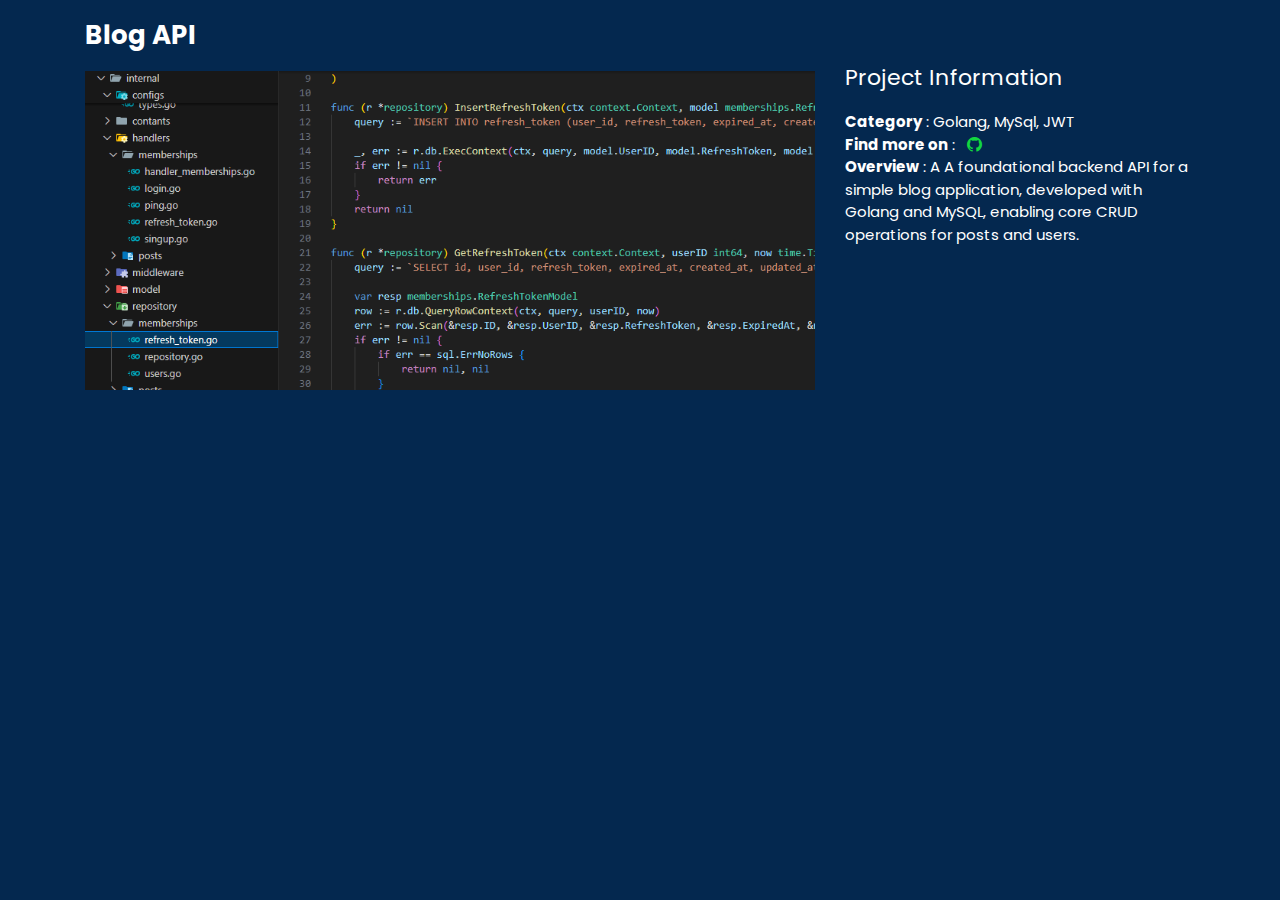
<file: projects/blogapi.html>
<!DOCTYPE html>
<html lang="en">
  <head>
    <meta charset="utf-8" />
    <meta content="width=device-width, initial-scale=1.0" name="viewport" />

    <title>MyStory App</title>
    <meta content="" name="description" />
    <meta content="" name="keywords" />

    <!-- Favicons -->
    <link href="../assets/img/favicon.png" rel="icon" />

    <!-- Google Fonts -->
    <link
      href="https://fonts.googleapis.com/css?family=Open+Sans:300,300i,400,400i,600,600i,700,700i|Raleway:300,300i,400,400i,500,500i,600,600i,700,700i|Poppins:300,300i,400,400i,500,500i,600,600i,700,700i"
      rel="stylesheet"
    />

    <!-- Vendor CSS Files -->
    <link
      href="../assets/vendor/bootstrap/css/bootstrap.min.css"
      rel="stylesheet"
    />
    <link
      href="../assets/vendor/bootstrap-icons/bootstrap-icons.css"
      rel="stylesheet"
    />
    <link href="../assets/vendor/icofont/icofont.min.css" rel="stylesheet" />
    <link href="../assets/vendor/remixicon/remixicon.css" rel="stylesheet" />
    <link
      href="../assets/vendor/owl.carousel/assets/owl.carousel.min.css"
      rel="stylesheet"
    />
    <link
      href="../assets/vendor/boxicons/css/boxicons.min.css"
      rel="stylesheet"
    />
    <link href="../assets/vendor/venobox/venobox.css" rel="stylesheet" />
    <link
      href="../assets/vendor/swiper/swiper-bundle.min.css"
      rel="stylesheet"
    />
    <link
      href="../assets/vendor/glightbox/css/glightbox.min.css"
      rel="stylesheet"
    />

    <!-- Template Main CSS File -->
    <link href="../assets/css/style.css" rel="stylesheet" />

    <!-- =======================================================
    * Template Name: Personal - v2.2.0
    * Template URL: https://bootstrapmade.com/personal-free-resume-bootstrap-template/
    * Author: BootstrapMade.com
    * License: https://bootstrapmade.com/license/
    ======================================================== -->
  </head>

  <body data-gr-c-s-loaded="true">
    <main id="main">
      <!-- ======= Portfolio Details ======= -->
      <div id="portfolio-details" class="portfolio-details">
        <div class="container">
          <div class="row">
            <div class="col-lg-8">
              <h2 class="portfolio-title">Blog API</h2>

              <div class="portfolio-details-slider swiper">
                <div class="swiper-wrapper align-items-center">
                  <!-- <div class="swiper-slide"> -->
                  <img
                    src="../assets/img/projects/details/blogapi.png"
                    width="100%"
                    height="100%"
                    alt=""
                  />
                  <!-- </div> -->
                </div>
                <div class="swiper-pagination"></div>
              </div>
            </div>

            <div class="col-lg-4 portfolio-info">
              <h3>Project Information</h3>
              <ul>
                <li><strong>Category</strong> : Golang, MySql, JWT</li>
                  <strong>Find more on</strong> : &nbsp;
                  <a
                    href="https://github.com/DediMurphy/blog-api"
                    target="_blank"
                    ><i class="bi-github"></i
                  ></a>
                </li>
                <li><strong>Overview</strong> : 
                  A A foundational backend API for a simple blog application, developed with Golang and MySQL, enabling core CRUD operations for posts and users.</li>               
              </ul>
              
            
            </div>
          </div>
        </div>
      </div>
      <!-- End Portfolio Details -->
    </main>
    <!-- End #main -->

    <!-- Vendor JS Files -->
    <script async="" src="//www.google-analytics.com/analytics.js"></script>
    <script src="../assets/vendor/jquery/jquery.min.js"></script>
    <script src="../assets/vendor/bootstrap/js/bootstrap.bundle.min.js"></script>
    <script src="../assets/vendor/jquery.easing/jquery.easing.min.js"></script>
    <script src="../assets/vendor/waypoints/jquery.waypoints.min.js"></script>
    <script src="../assets/vendor/counterup/counterup.min.js"></script>
    <script src="../assets/vendor/owl.carousel/owl.carousel.min.js"></script>
    <script src="../assets/vendor/isotope-layout/isotope.pkgd.min.js"></script>
    <script src="../assets/vendor/venobox/venobox.min.js"></script>
    <script src="../assets/vendor/glightbox/js/glightbox.min.js"></script>
    <script src="../assets/vendor/swiper/swiper-bundle.min.js"></script>
    <script src="../assets/vendor/purecounter/purecounter_vanilla.js"></script>

    <!-- Template Main JS File -->
    <script src="../assets/js/main.js"></script>
  </body>
</html>
</file>
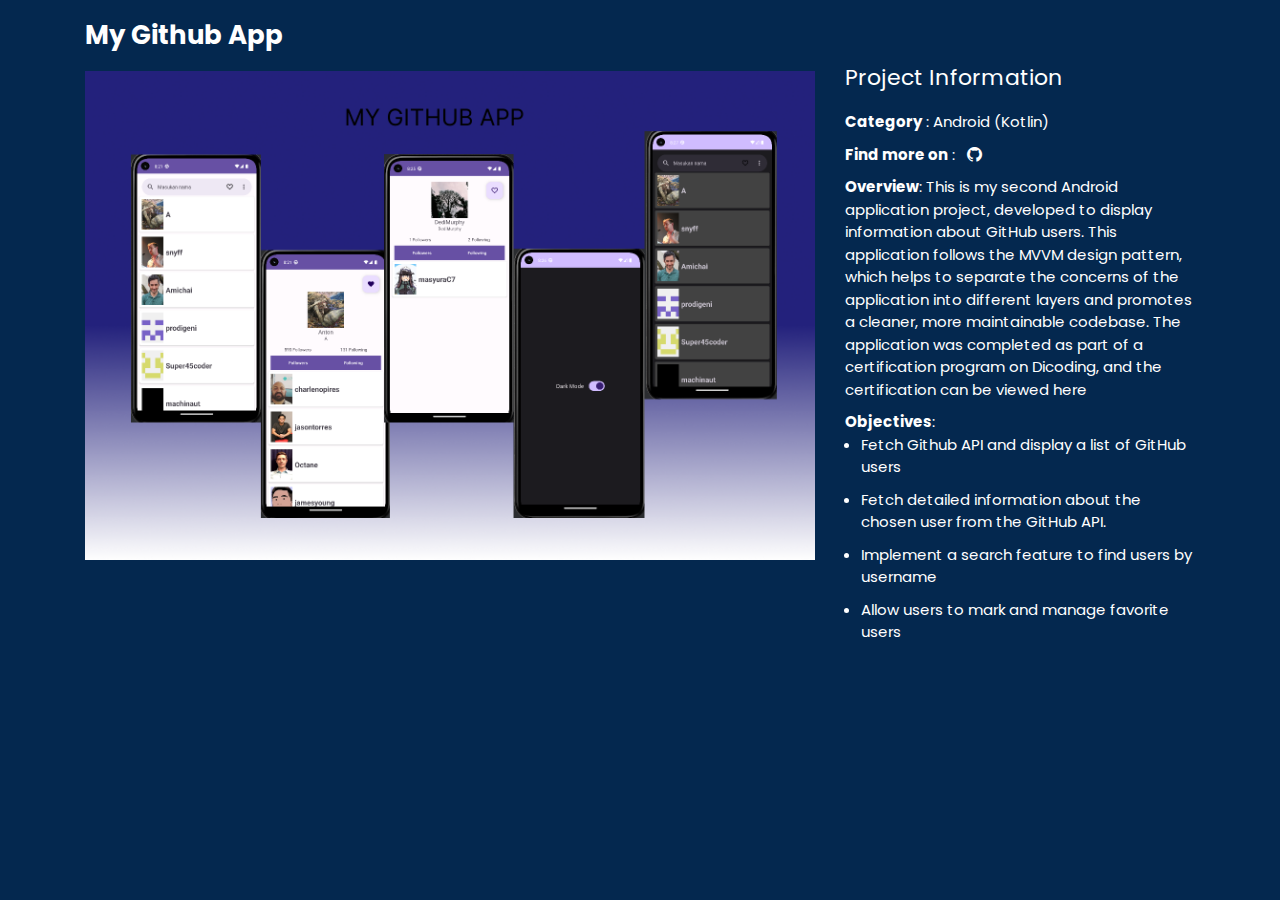
<file: projects/mygithub.html>
<!DOCTYPE html>
<html lang="en">
  <head>
    <meta charset="utf-8" />
    <meta content="width=device-width, initial-scale=1.0" name="viewport" />

    <title>My Github App</title>
    <meta content="" name="description" />
    <meta content="" name="keywords" />

    <!-- Favicons -->
    <link href="../assets/img/favicon.png" rel="icon" />

    <!-- Google Fonts -->
    <link
      href="https://fonts.googleapis.com/css?family=Open+Sans:300,300i,400,400i,600,600i,700,700i|Raleway:300,300i,400,400i,500,500i,600,600i,700,700i|Poppins:300,300i,400,400i,500,500i,600,600i,700,700i"
      rel="stylesheet"
    />

    <!-- Vendor CSS Files -->
    <link
      href="../assets/vendor/bootstrap/css/bootstrap.min.css"
      rel="stylesheet"
    />
    <link
      href="../assets/vendor/bootstrap-icons/bootstrap-icons.css"
      rel="stylesheet"
    />
    <link href="../assets/vendor/icofont/icofont.min.css" rel="stylesheet" />
    <link href="../assets/vendor/remixicon/remixicon.css" rel="stylesheet" />
    <link
      href="../assets/vendor/owl.carousel/assets/owl.carousel.min.css"
      rel="stylesheet"
    />
    <link
      href="../assets/vendor/boxicons/css/boxicons.min.css"
      rel="stylesheet"
    />
    <link href="../assets/vendor/venobox/venobox.css" rel="stylesheet" />
    <link
      href="../assets/vendor/swiper/swiper-bundle.min.css"
      rel="stylesheet"
    />
    <link
      href="../assets/vendor/glightbox/css/glightbox.min.css"
      rel="stylesheet"
    />

    <!-- Template Main CSS File -->
    <link href="../assets/css/style.css" rel="stylesheet" />

    <!-- =======================================================
    * Template Name: Personal - v2.2.0
    * Template URL: https://bootstrapmade.com/personal-free-resume-bootstrap-template/
    * Author: BootstrapMade.com
    * License: https://bootstrapmade.com/license/
    ======================================================== -->
  </head>

  <body data-gr-c-s-loaded="true">
    <main id="main">
      <!-- ======= Portfolio Details ======= -->
      <div id="portfolio-details" class="portfolio-details">
        <div class="container">
          <div class="row">
            <div class="col-lg-8">
              <h2 class="portfolio-title">My Github App</h2>

              <div class="portfolio-details-slider swiper">
                <div class="swiper-wrapper align-items-center">
                  <!-- <div class="swiper-slide"> -->
                  <img
                    src="../assets/img/projects/details/mygithubapp.png"
                    width="100%"
                    height="100%"
                    alt=""
                  />
                  <!-- </div> -->
                </div>
                <div class="swiper-pagination"></div>
              </div>
            </div>

            <div class="col-lg-4 portfolio-info">
              <h3>Project Information</h3>
              <ul>
                <li><strong>Category</strong> : Android (Kotlin)</li>
                <li>
                  <strong>Find more on</strong> : &nbsp;
                  <a
                    href="https://github.com/raafihilmi/MyGithubUsers"
                    target="_blank"
                  >
                    <i class="bi-github"></i
                  ></a>
                </li>
                <li>
                  <strong>Overview</strong>: This is my second Android
                  application project, developed to display information about
                  GitHub users. This application follows the MVVM design
                  pattern, which helps to separate the concerns of the
                  application into different layers and promotes a cleaner, more
                  maintainable codebase. The application was completed as part
                  of a certification program on Dicoding, and the certification
                  can be viewed
                  <a
                    href="https://www.dicoding.com/certificates/QLZ9R4GY9P5D"
                    target="_blank"
                    rel="noopener noreferrer"
                    >here</a
                  >
                </li>
                <li>
                  <strong>Objectives</strong>:
                  <ul style="margin-left: 1rem; list-style-type: disc">
                    <li>Fetch Github API and display a list of GitHub users</li>
                    <li>
                      Fetch detailed information about the chosen user from the
                      GitHub API.
                    </li>
                    <li>
                      Implement a search feature to find users by username
                    </li>
                    <li>Allow users to mark and manage favorite users</li>
                  </ul>
                </li>
              </ul>
            </div>
          </div>
        </div>
      </div>
      <!-- End Portfolio Details -->
    </main>
    <!-- End #main -->

    <!-- Vendor JS Files -->
    <script async="" src="//www.google-analytics.com/analytics.js"></script>
    <script src="../assets/vendor/jquery/jquery.min.js"></script>
    <script src="../assets/vendor/bootstrap/js/bootstrap.bundle.min.js"></script>
    <script src="../assets/vendor/jquery.easing/jquery.easing.min.js"></script>
    <script src="../assets/vendor/waypoints/jquery.waypoints.min.js"></script>
    <script src="../assets/vendor/counterup/counterup.min.js"></script>
    <script src="../assets/vendor/owl.carousel/owl.carousel.min.js"></script>
    <script src="../assets/vendor/isotope-layout/isotope.pkgd.min.js"></script>
    <script src="../assets/vendor/venobox/venobox.min.js"></script>
    <script src="../assets/vendor/glightbox/js/glightbox.min.js"></script>
    <script src="../assets/vendor/swiper/swiper-bundle.min.js"></script>
    <script src="../assets/vendor/purecounter/purecounter_vanilla.js"></script>

    <!-- Template Main JS File -->
    <script src="../assets/js/main.js"></script>
  </body>
</html>
</file>
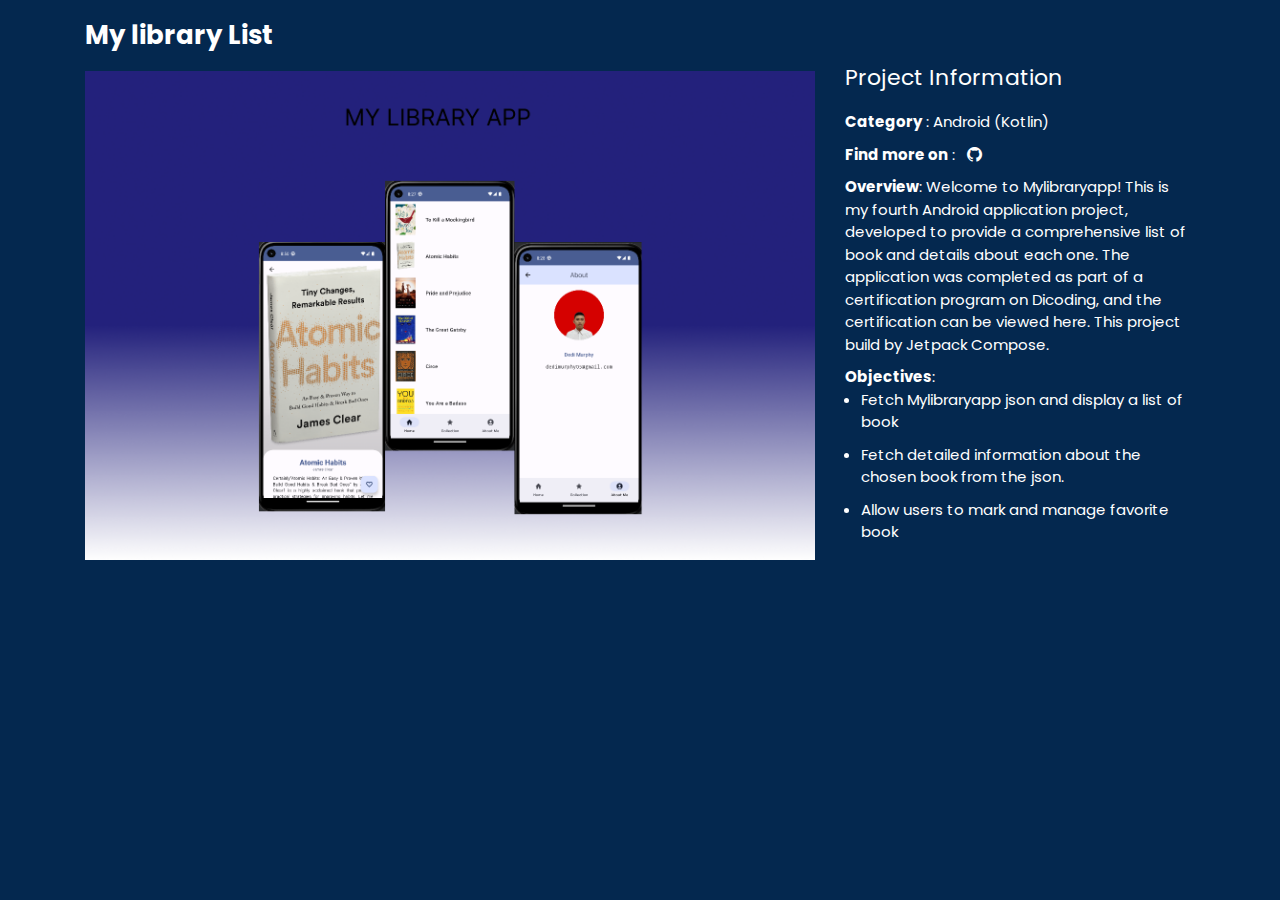
<file: projects/mylibrary.html>
<!DOCTYPE html>
<html lang="en">
  <head>
    <meta charset="utf-8" />
    <meta content="width=device-width, initial-scale=1.0" name="viewport" />

    <title>My Anime List</title>
    <meta content="" name="description" />
    <meta content="" name="keywords" />

    <!-- Favicons -->
    <link href="../assets/img/favicon.png" rel="icon" />

    <!-- Google Fonts -->
    <link
      href="https://fonts.googleapis.com/css?family=Open+Sans:300,300i,400,400i,600,600i,700,700i|Raleway:300,300i,400,400i,500,500i,600,600i,700,700i|Poppins:300,300i,400,400i,500,500i,600,600i,700,700i"
      rel="stylesheet"
    />

    <!-- Vendor CSS Files -->
    <link
      href="../assets/vendor/bootstrap/css/bootstrap.min.css"
      rel="stylesheet"
    />
    <link
      href="../assets/vendor/bootstrap-icons/bootstrap-icons.css"
      rel="stylesheet"
    />
    <link href="../assets/vendor/icofont/icofont.min.css" rel="stylesheet" />
    <link href="../assets/vendor/remixicon/remixicon.css" rel="stylesheet" />
    <link
      href="../assets/vendor/owl.carousel/assets/owl.carousel.min.css"
      rel="stylesheet"
    />
    <link
      href="../assets/vendor/boxicons/css/boxicons.min.css"
      rel="stylesheet"
    />
    <link href="../assets/vendor/venobox/venobox.css" rel="stylesheet" />
    <link
      href="../assets/vendor/swiper/swiper-bundle.min.css"
      rel="stylesheet"
    />
    <link
      href="../assets/vendor/glightbox/css/glightbox.min.css"
      rel="stylesheet"
    />

    <!-- Template Main CSS File -->
    <link href="../assets/css/style.css" rel="stylesheet" />

    <!-- =======================================================
    * Template Name: Personal - v2.2.0
    * Template URL: https://bootstrapmade.com/personal-free-resume-bootstrap-template/
    * Author: BootstrapMade.com
    * License: https://bootstrapmade.com/license/
    ======================================================== -->
  </head>

  <body data-gr-c-s-loaded="true">
    <main id="main">
      <!-- ======= Portfolio Details ======= -->
      <div id="portfolio-details" class="portfolio-details">
        <div class="container">
          <div class="row">
            <div class="col-lg-8">
              <h2 class="portfolio-title">My library List</h2>

              <div class="portfolio-details-slider swiper">
                <div class="swiper-wrapper align-items-center">
                  <img
                    src="../assets/img/projects/details/mylibraryapp.png"
                    width="100%"
                    height="100%"
                    alt=""
                  />
                </div>
                <div class="swiper-pagination"></div>
              </div>
            </div>

            <div class="col-lg-4 portfolio-info">
              <h3>Project Information</h3>
              <ul>
                <li><strong>Category</strong> : Android (Kotlin)</li>
                <li>
                  <strong>Find more on</strong> : &nbsp;
                  <a
                    href="https://github.com/DediMurphy/LibraryApp"
                    target="_blank"
                  >
                    <i class="bi-github"></i
                  ></a>
                </li>
                <li>
                  <strong>Overview</strong>: Welcome to Mylibraryapp! This is my
                  fourth Android application project, developed to provide a
                  comprehensive list of book and details about each one. The
                  application was completed as part of a certification program
                  on Dicoding, and the certification can be viewed
                  <a
                    href="https://www.dicoding.com/certificates/JMZV1J7YOXN9"
                    target="_blank"
                    rel="noopener noreferrer"
                    >here</a
                  >. This project build by Jetpack Compose.
                </li>
                <li>
                  <strong>Objectives</strong>:
                  <ul style="margin-left: 1rem; list-style-type: disc">
                    <li>Fetch Mylibraryapp json and display a list of book</li>
                    <li>
                      Fetch detailed information about the chosen book from the
                      json.
                    </li>
                    <li>Allow users to mark and manage favorite book</li>
                  </ul>
                </li>
              </ul>
            </div>
          </div>
        </div>
      </div>
      <!-- End Portfolio Details -->
    </main>
    <!-- End #main -->

    <!-- Vendor JS Files -->
    <script async="" src="//www.google-analytics.com/analytics.js"></script>
    <script src="../assets/vendor/jquery/jquery.min.js"></script>
    <script src="../assets/vendor/bootstrap/js/bootstrap.bundle.min.js"></script>
    <script src="../assets/vendor/jquery.easing/jquery.easing.min.js"></script>
    <script src="../assets/vendor/waypoints/jquery.waypoints.min.js"></script>
    <script src="../assets/vendor/counterup/counterup.min.js"></script>
    <script src="../assets/vendor/owl.carousel/owl.carousel.min.js"></script>
    <script src="../assets/vendor/isotope-layout/isotope.pkgd.min.js"></script>
    <script src="../assets/vendor/venobox/venobox.min.js"></script>
    <script src="../assets/vendor/glightbox/js/glightbox.min.js"></script>
    <script src="../assets/vendor/swiper/swiper-bundle.min.js"></script>
    <script src="../assets/vendor/purecounter/purecounter_vanilla.js"></script>

    <!-- Template Main JS File -->
    <script src="../assets/js/main.js"></script>
  </body>
</html>
</file>
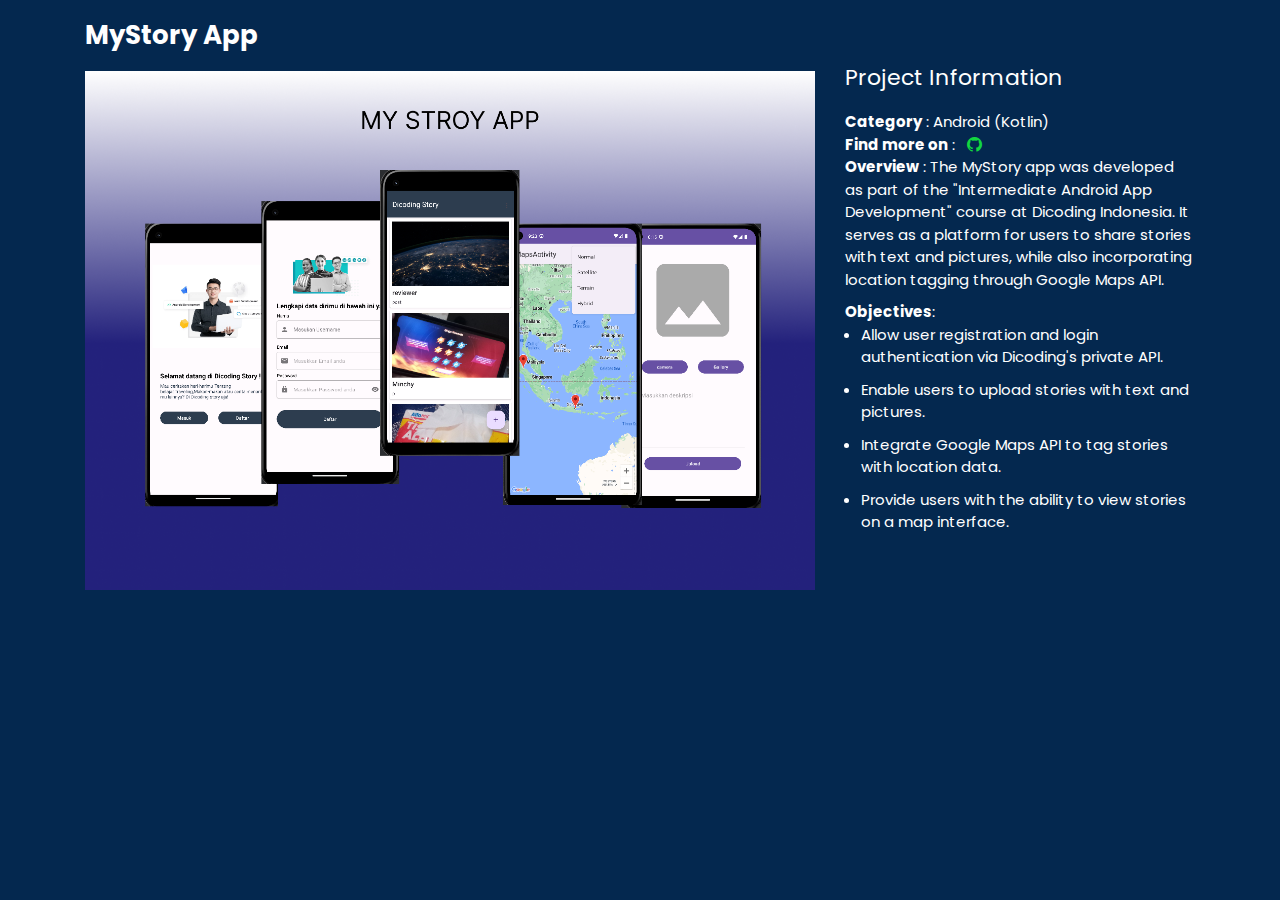
<file: projects/mystory.html>
<!DOCTYPE html>
<html lang="en">
  <head>
    <meta charset="utf-8" />
    <meta content="width=device-width, initial-scale=1.0" name="viewport" />

    <title>MyStory App</title>
    <meta content="" name="description" />
    <meta content="" name="keywords" />

    <!-- Favicons -->
    <link href="../assets/img/favicon.png" rel="icon" />

    <!-- Google Fonts -->
    <link
      href="https://fonts.googleapis.com/css?family=Open+Sans:300,300i,400,400i,600,600i,700,700i|Raleway:300,300i,400,400i,500,500i,600,600i,700,700i|Poppins:300,300i,400,400i,500,500i,600,600i,700,700i"
      rel="stylesheet"
    />

    <!-- Vendor CSS Files -->
    <link
      href="../assets/vendor/bootstrap/css/bootstrap.min.css"
      rel="stylesheet"
    />
    <link
      href="../assets/vendor/bootstrap-icons/bootstrap-icons.css"
      rel="stylesheet"
    />
    <link href="../assets/vendor/icofont/icofont.min.css" rel="stylesheet" />
    <link href="../assets/vendor/remixicon/remixicon.css" rel="stylesheet" />
    <link
      href="../assets/vendor/owl.carousel/assets/owl.carousel.min.css"
      rel="stylesheet"
    />
    <link
      href="../assets/vendor/boxicons/css/boxicons.min.css"
      rel="stylesheet"
    />
    <link href="../assets/vendor/venobox/venobox.css" rel="stylesheet" />
    <link
      href="../assets/vendor/swiper/swiper-bundle.min.css"
      rel="stylesheet"
    />
    <link
      href="../assets/vendor/glightbox/css/glightbox.min.css"
      rel="stylesheet"
    />

    <!-- Template Main CSS File -->
    <link href="../assets/css/style.css" rel="stylesheet" />

    <!-- =======================================================
    * Template Name: Personal - v2.2.0
    * Template URL: https://bootstrapmade.com/personal-free-resume-bootstrap-template/
    * Author: BootstrapMade.com
    * License: https://bootstrapmade.com/license/
    ======================================================== -->
  </head>

  <body data-gr-c-s-loaded="true">
    <main id="main">
      <!-- ======= Portfolio Details ======= -->
      <div id="portfolio-details" class="portfolio-details">
        <div class="container">
          <div class="row">
            <div class="col-lg-8">
              <h2 class="portfolio-title">MyStory App</h2>

              <div class="portfolio-details-slider swiper">
                <div class="swiper-wrapper align-items-center">
                  <!-- <div class="swiper-slide"> -->
                  <img
                    src="../assets/img/projects/details/mystroyapp.png"
                    width="100%"
                    height="100%"
                    alt=""
                  />
                  <!-- </div> -->
                </div>
                <div class="swiper-pagination"></div>
              </div>
            </div>

            <div class="col-lg-4 portfolio-info">
              <h3>Project Information</h3>
              <ul>
                <li><strong>Category</strong> : Android (Kotlin)</li>
                  <strong>Find more on</strong> : &nbsp;
                  <a
                    href="https://github.com/DediMurphy/MyStoryApp"
                    target="_blank"
                    ><i class="bi-github"></i
                  ></a>
                </li>
                <li><strong>Overview</strong> : 
                  The MyStory app was developed as part of the "Intermediate Android App Development" course at Dicoding Indonesia. It serves as a platform for users to share stories with text and pictures, while also incorporating location tagging through Google Maps API.</li>
                <li>
                  <strong>Objectives</strong>:
                  <ul style="margin-left:1rem; list-style-type: disc;"><li>Allow user registration and login authentication via Dicoding's private API.</li>
                  <li>Enable users to upload stories with text and pictures.</li>
                  <li>Integrate Google Maps API to tag stories with location data.</li>
                  <li>Provide users with the ability to view stories on a map interface.</li></ul>
                </li>
              </ul>
              
            
            </div>
          </div>
        </div>
      </div>
      <!-- End Portfolio Details -->
    </main>
    <!-- End #main -->

    <!-- Vendor JS Files -->
    <script async="" src="//www.google-analytics.com/analytics.js"></script>
    <script src="../assets/vendor/jquery/jquery.min.js"></script>
    <script src="../assets/vendor/bootstrap/js/bootstrap.bundle.min.js"></script>
    <script src="../assets/vendor/jquery.easing/jquery.easing.min.js"></script>
    <script src="../assets/vendor/waypoints/jquery.waypoints.min.js"></script>
    <script src="../assets/vendor/counterup/counterup.min.js"></script>
    <script src="../assets/vendor/owl.carousel/owl.carousel.min.js"></script>
    <script src="../assets/vendor/isotope-layout/isotope.pkgd.min.js"></script>
    <script src="../assets/vendor/venobox/venobox.min.js"></script>
    <script src="../assets/vendor/glightbox/js/glightbox.min.js"></script>
    <script src="../assets/vendor/swiper/swiper-bundle.min.js"></script>
    <script src="../assets/vendor/purecounter/purecounter_vanilla.js"></script>

    <!-- Template Main JS File -->
    <script src="../assets/js/main.js"></script>
  </body>
</html>
</file>
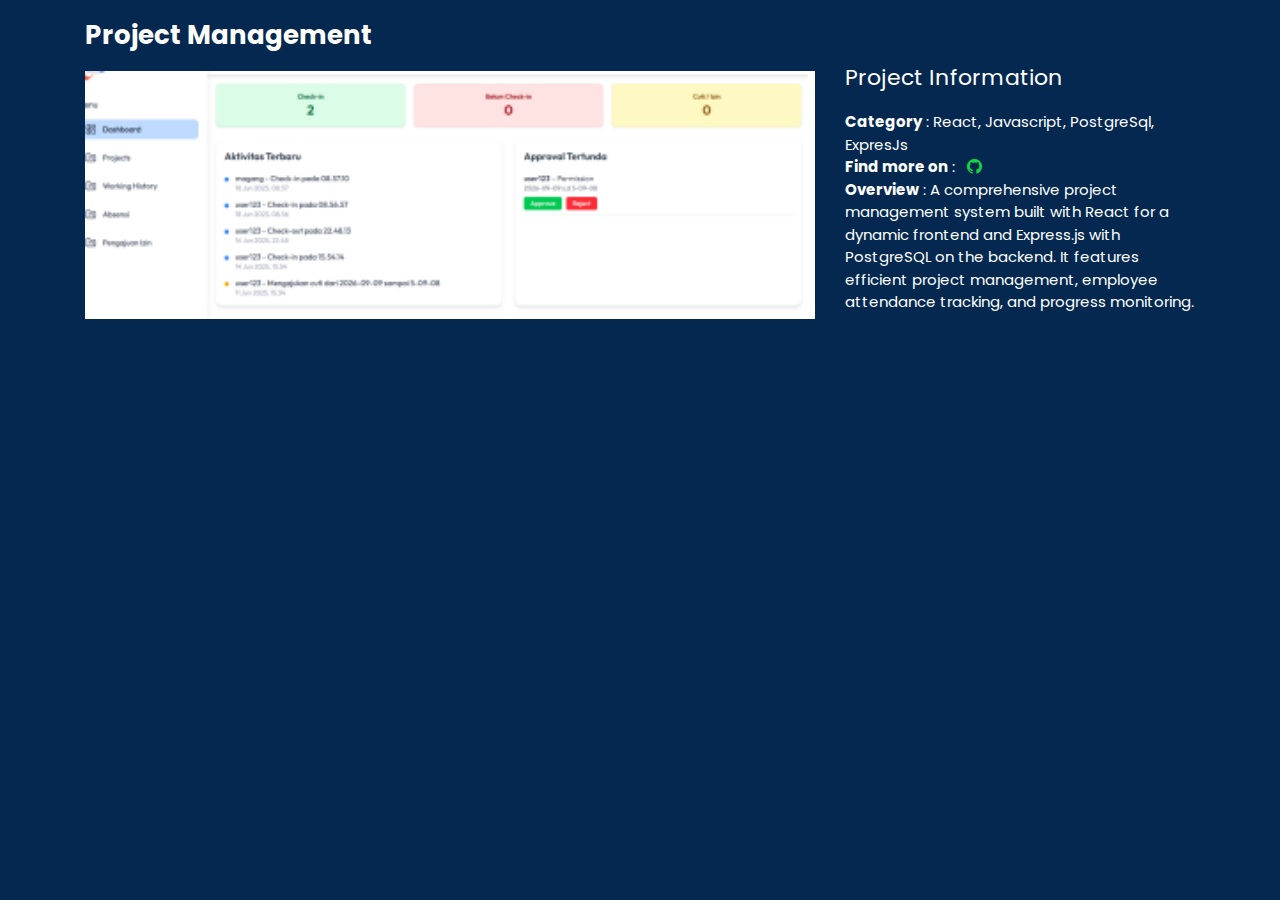
<file: projects/projectManagement.html>
<!DOCTYPE html>
<html lang="en">
  <head>
    <meta charset="utf-8" />
    <meta content="width=device-width, initial-scale=1.0" name="viewport" />

    <title>MyStory App</title>
    <meta content="" name="description" />
    <meta content="" name="keywords" />

    <!-- Favicons -->
    <link href="../assets/img/favicon.png" rel="icon" />

    <!-- Google Fonts -->
    <link
      href="https://fonts.googleapis.com/css?family=Open+Sans:300,300i,400,400i,600,600i,700,700i|Raleway:300,300i,400,400i,500,500i,600,600i,700,700i|Poppins:300,300i,400,400i,500,500i,600,600i,700,700i"
      rel="stylesheet"
    />

    <!-- Vendor CSS Files -->
    <link
      href="../assets/vendor/bootstrap/css/bootstrap.min.css"
      rel="stylesheet"
    />
    <link
      href="../assets/vendor/bootstrap-icons/bootstrap-icons.css"
      rel="stylesheet"
    />
    <link href="../assets/vendor/icofont/icofont.min.css" rel="stylesheet" />
    <link href="../assets/vendor/remixicon/remixicon.css" rel="stylesheet" />
    <link
      href="../assets/vendor/owl.carousel/assets/owl.carousel.min.css"
      rel="stylesheet"
    />
    <link
      href="../assets/vendor/boxicons/css/boxicons.min.css"
      rel="stylesheet"
    />
    <link href="../assets/vendor/venobox/venobox.css" rel="stylesheet" />
    <link
      href="../assets/vendor/swiper/swiper-bundle.min.css"
      rel="stylesheet"
    />
    <link
      href="../assets/vendor/glightbox/css/glightbox.min.css"
      rel="stylesheet"
    />

    <!-- Template Main CSS File -->
    <link href="../assets/css/style.css" rel="stylesheet" />

    <!-- =======================================================
    * Template Name: Personal - v2.2.0
    * Template URL: https://bootstrapmade.com/personal-free-resume-bootstrap-template/
    * Author: BootstrapMade.com
    * License: https://bootstrapmade.com/license/
    ======================================================== -->
  </head>

  <body data-gr-c-s-loaded="true">
    <main id="main">
      <!-- ======= Portfolio Details ======= -->
      <div id="portfolio-details" class="portfolio-details">
        <div class="container">
          <div class="row">
            <div class="col-lg-8">
              <h2 class="portfolio-title">Project Management</h2>

              <div class="portfolio-details-slider swiper">
                <div class="swiper-wrapper align-items-center">
                  <!-- <div class="swiper-slide"> -->
                  <img
                    src="../assets/img/projects/details/projectMana.png"
                    width="100%"
                    height="100%"
                    alt=""
                  />
                  <!-- </div> -->
                </div>
                <div class="swiper-pagination"></div>
              </div>
            </div>

            <div class="col-lg-4 portfolio-info">
              <h3>Project Information</h3>
              <ul>
                <li><strong>Category</strong> : React, Javascript, PostgreSql, ExpresJs</li>
                  <strong>Find more on</strong> : &nbsp;
                  <a
                    href="https://github.com/DediMurphy/management-work"
                    target="_blank"
                    ><i class="bi-github"></i
                  ></a>
                </li>
                <li><strong>Overview</strong> : 
                  A comprehensive project management system built with React for a dynamic frontend and Express.js with PostgreSQL on the backend. It features efficient project management, employee attendance tracking, and progress monitoring.</li>               
              </ul>
              
            
            </div>
          </div>
        </div>
      </div>
      <!-- End Portfolio Details -->
    </main>
    <!-- End #main -->

    <!-- Vendor JS Files -->
    <script async="" src="//www.google-analytics.com/analytics.js"></script>
    <script src="../assets/vendor/jquery/jquery.min.js"></script>
    <script src="../assets/vendor/bootstrap/js/bootstrap.bundle.min.js"></script>
    <script src="../assets/vendor/jquery.easing/jquery.easing.min.js"></script>
    <script src="../assets/vendor/waypoints/jquery.waypoints.min.js"></script>
    <script src="../assets/vendor/counterup/counterup.min.js"></script>
    <script src="../assets/vendor/owl.carousel/owl.carousel.min.js"></script>
    <script src="../assets/vendor/isotope-layout/isotope.pkgd.min.js"></script>
    <script src="../assets/vendor/venobox/venobox.min.js"></script>
    <script src="../assets/vendor/glightbox/js/glightbox.min.js"></script>
    <script src="../assets/vendor/swiper/swiper-bundle.min.js"></script>
    <script src="../assets/vendor/purecounter/purecounter_vanilla.js"></script>

    <!-- Template Main JS File -->
    <script src="../assets/js/main.js"></script>
  </body>
</html>
</file>
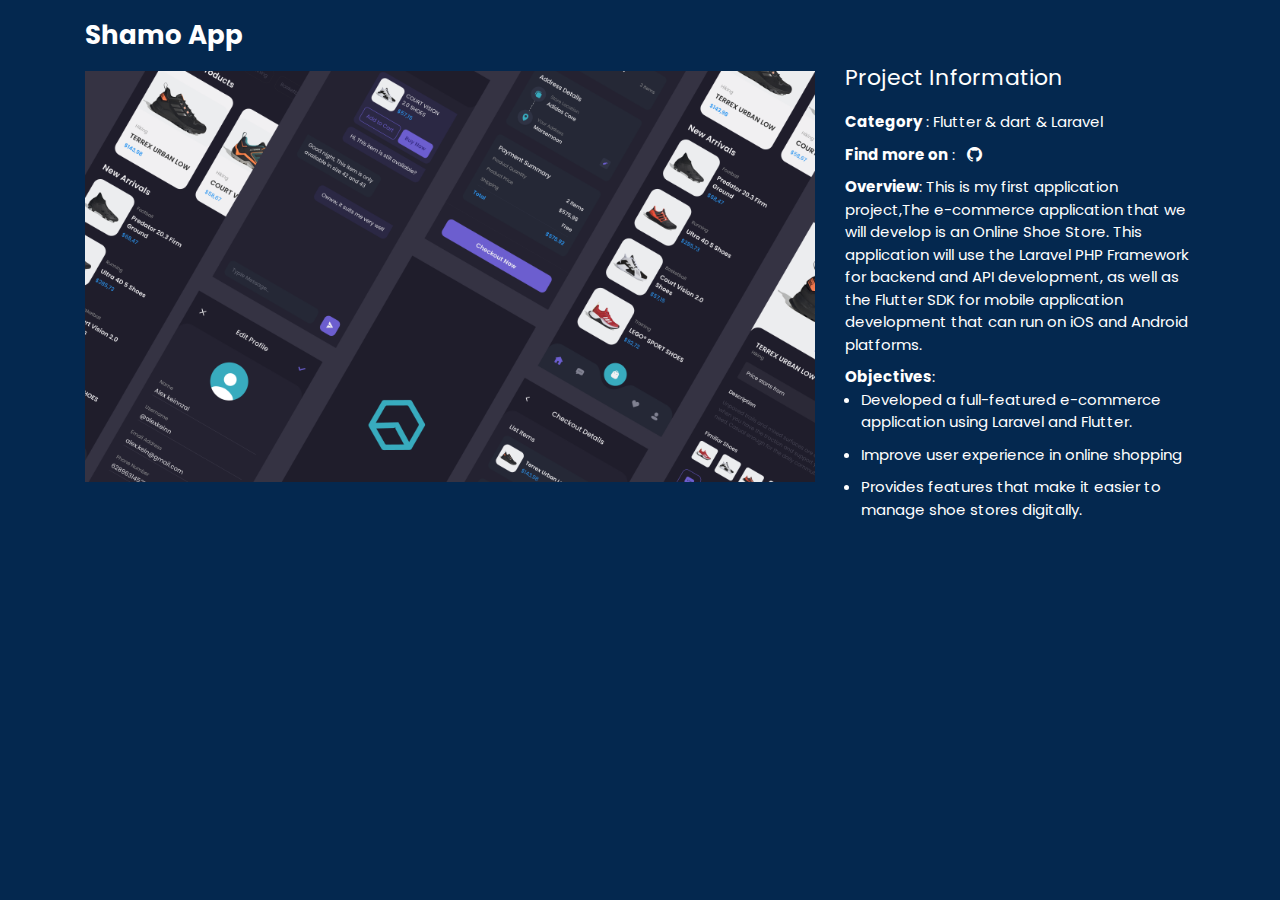
<file: projects/shamo.html>
<!DOCTYPE html>
<html lang="en">
  <head>
    <meta charset="utf-8" />
    <meta content="width=device-width, initial-scale=1.0" name="viewport" />

    <title>MyAnimal App</title>
    <meta content="" name="description" />
    <meta content="" name="keywords" />

    <!-- Favicons -->
    <link href="../assets/img/favicon.png" rel="icon" />

    <!-- Google Fonts -->
    <link
      href="https://fonts.googleapis.com/css?family=Open+Sans:300,300i,400,400i,600,600i,700,700i|Raleway:300,300i,400,400i,500,500i,600,600i,700,700i|Poppins:300,300i,400,400i,500,500i,600,600i,700,700i"
      rel="stylesheet"
    />

    <!-- Vendor CSS Files -->
    <link
      href="../assets/vendor/bootstrap/css/bootstrap.min.css"
      rel="stylesheet"
    />
    <link
      href="../assets/vendor/bootstrap-icons/bootstrap-icons.css"
      rel="stylesheet"
    />
    <link href="../assets/vendor/icofont/icofont.min.css" rel="stylesheet" />
    <link href="../assets/vendor/remixicon/remixicon.css" rel="stylesheet" />
    <link
      href="../assets/vendor/owl.carousel/assets/owl.carousel.min.css"
      rel="stylesheet"
    />
    <link
      href="../assets/vendor/boxicons/css/boxicons.min.css"
      rel="stylesheet"
    />
    <link href="../assets/vendor/venobox/venobox.css" rel="stylesheet" />
    <link
      href="../assets/vendor/swiper/swiper-bundle.min.css"
      rel="stylesheet"
    />
    <link
      href="../assets/vendor/glightbox/css/glightbox.min.css"
      rel="stylesheet"
    />

    <!-- Template Main CSS File -->
    <link href="../assets/css/style.css" rel="stylesheet" />

    <!-- =======================================================
    * Template Name: Personal - v2.2.0
    * Template URL: https://bootstrapmade.com/personal-free-resume-bootstrap-template/
    * Author: BootstrapMade.com
    * License: https://bootstrapmade.com/license/
    ======================================================== -->
  </head>

  <body data-gr-c-s-loaded="true">
    <main id="main">
      <!-- ======= Portfolio Details ======= -->
      <div id="portfolio-details" class="portfolio-details">
        <div class="container">
          <div class="row">
            <div class="col-lg-8">
              <h2 class="portfolio-title">Shamo App</h2>

              <div class="portfolio-details-slider swiper">
                <div class="swiper-wrapper align-items-center">
                  <!-- <div class="swiper-slide"> -->
                  <img
                    src="../assets/img/projects/details/shamo.png"
                    width="100%"
                    height="100%"
                    alt=""
                  />
                  <!-- </div> -->
                </div>
                <div class="swiper-pagination"></div>
              </div>
            </div>

            <div class="col-lg-4 portfolio-info">
              <h3>Project Information</h3>
              <ul>
                <li><strong>Category</strong> : Flutter & dart & Laravel</li>
                <li>
                  <strong>Find more on</strong> : &nbsp;
                  <a
                    href="https://github.com/DediMurphy/Shamo"
                    target="_blank"
                    ><i class="bi-github"></i
                  ></a>
                </li>
                <li>
                  <strong>Overview</strong>: This is my first
                  application project,The e-commerce application that we will develop is an Online Shoe Store. This application will use the Laravel PHP Framework for backend and API development, as well as the Flutter SDK for mobile application development that can run on iOS and Android platforms.
                </li>
                <li>
                  <strong>Objectives</strong>:
                  <ul style="margin-left: 1rem; list-style-type: disc">
                    <li>Developed a full-featured e-commerce application using Laravel and Flutter.</li>
                    <li>Improve user experience in online shopping</li>
                    <li>Provides features that make it easier to manage shoe stores digitally.</li>
                  </ul>
                </li>
              </ul>
            </div>
          </div>
        </div>
      </div>
      <!-- End Portfolio Details -->
    </main>
    <!-- End #main -->

    <!-- Vendor JS Files -->
    <script async="" src="//www.google-analytics.com/analytics.js"></script>
    <script src="../assets/vendor/jquery/jquery.min.js"></script>
    <script src="../assets/vendor/bootstrap/js/bootstrap.bundle.min.js"></script>
    <script src="../assets/vendor/jquery.easing/jquery.easing.min.js"></script>
    <script src="../assets/vendor/waypoints/jquery.waypoints.min.js"></script>
    <script src="../assets/vendor/counterup/counterup.min.js"></script>
    <script src="../assets/vendor/owl.carousel/owl.carousel.min.js"></script>
    <script src="../assets/vendor/isotope-layout/isotope.pkgd.min.js"></script>
    <script src="../assets/vendor/venobox/venobox.min.js"></script>
    <script src="../assets/vendor/glightbox/js/glightbox.min.js"></script>
    <script src="../assets/vendor/swiper/swiper-bundle.min.js"></script>
    <script src="../assets/vendor/purecounter/purecounter_vanilla.js"></script>

    <!-- Template Main JS File -->
    <script src="../assets/js/main.js"></script>
  </body>
</html>
</file>
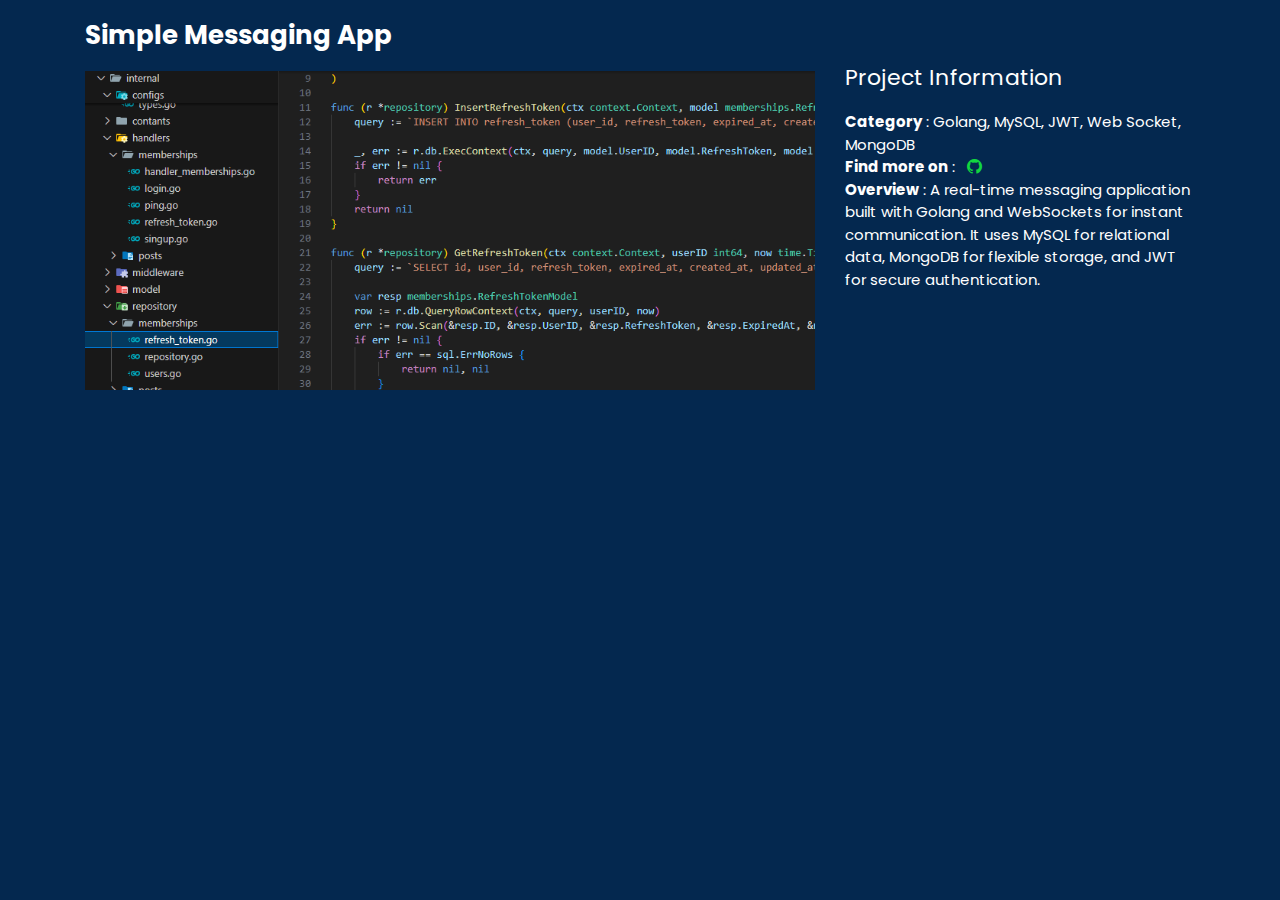
<file: projects/simple_messagin_app.html>
<!DOCTYPE html>
<html lang="en">
  <head>
    <meta charset="utf-8" />
    <meta content="width=device-width, initial-scale=1.0" name="viewport" />

    <title>MyStory App</title>
    <meta content="" name="description" />
    <meta content="" name="keywords" />

    <!-- Favicons -->
    <link href="../assets/img/favicon.png" rel="icon" />

    <!-- Google Fonts -->
    <link
      href="https://fonts.googleapis.com/css?family=Open+Sans:300,300i,400,400i,600,600i,700,700i|Raleway:300,300i,400,400i,500,500i,600,600i,700,700i|Poppins:300,300i,400,400i,500,500i,600,600i,700,700i"
      rel="stylesheet"
    />

    <!-- Vendor CSS Files -->
    <link
      href="../assets/vendor/bootstrap/css/bootstrap.min.css"
      rel="stylesheet"
    />
    <link
      href="../assets/vendor/bootstrap-icons/bootstrap-icons.css"
      rel="stylesheet"
    />
    <link href="../assets/vendor/icofont/icofont.min.css" rel="stylesheet" />
    <link href="../assets/vendor/remixicon/remixicon.css" rel="stylesheet" />
    <link
      href="../assets/vendor/owl.carousel/assets/owl.carousel.min.css"
      rel="stylesheet"
    />
    <link
      href="../assets/vendor/boxicons/css/boxicons.min.css"
      rel="stylesheet"
    />
    <link href="../assets/vendor/venobox/venobox.css" rel="stylesheet" />
    <link
      href="../assets/vendor/swiper/swiper-bundle.min.css"
      rel="stylesheet"
    />
    <link
      href="../assets/vendor/glightbox/css/glightbox.min.css"
      rel="stylesheet"
    />

    <!-- Template Main CSS File -->
    <link href="../assets/css/style.css" rel="stylesheet" />

    <!-- =======================================================
    * Template Name: Personal - v2.2.0
    * Template URL: https://bootstrapmade.com/personal-free-resume-bootstrap-template/
    * Author: BootstrapMade.com
    * License: https://bootstrapmade.com/license/
    ======================================================== -->
  </head>

  <body data-gr-c-s-loaded="true">
    <main id="main">
      <!-- ======= Portfolio Details ======= -->
      <div id="portfolio-details" class="portfolio-details">
        <div class="container">
          <div class="row">
            <div class="col-lg-8">
              <h2 class="portfolio-title">Simple Messaging App</h2>

              <div class="portfolio-details-slider swiper">
                <div class="swiper-wrapper align-items-center">
                  <!-- <div class="swiper-slide"> -->
                  <img
                    src="../assets/img/projects/details/blogapi.png"
                    width="100%"
                    height="100%"
                    alt=""
                  />
                  <!-- </div> -->
                </div>
                <div class="swiper-pagination"></div>
              </div>
            </div>

            <div class="col-lg-4 portfolio-info">
              <h3>Project Information</h3>
              <ul>
                <li><strong>Category</strong> : Golang, MySQL, JWT, Web Socket, MongoDB</li>
                  <strong>Find more on</strong> : &nbsp;
                  <a
                    href="https://github.com/DediMurphy/management-work"
                    target="_blank"
                    ><i class="bi-github"></i
                  ></a>
                </li>
                <li><strong>Overview</strong> : 
                  A real-time messaging application built with Golang and WebSockets for instant communication. It uses MySQL for relational data, MongoDB for flexible storage, and JWT for secure authentication.
                </li>               
              </ul>                        
            </div>
          </div>
        </div>
      </div>
      <!-- End Portfolio Details -->
    </main>
    <!-- End #main -->

    <!-- Vendor JS Files -->
    <script async="" src="//www.google-analytics.com/analytics.js"></script>
    <script src="../assets/vendor/jquery/jquery.min.js"></script>
    <script src="../assets/vendor/bootstrap/js/bootstrap.bundle.min.js"></script>
    <script src="../assets/vendor/jquery.easing/jquery.easing.min.js"></script>
    <script src="../assets/vendor/waypoints/jquery.waypoints.min.js"></script>
    <script src="../assets/vendor/counterup/counterup.min.js"></script>
    <script src="../assets/vendor/owl.carousel/owl.carousel.min.js"></script>
    <script src="../assets/vendor/isotope-layout/isotope.pkgd.min.js"></script>
    <script src="../assets/vendor/venobox/venobox.min.js"></script>
    <script src="../assets/vendor/glightbox/js/glightbox.min.js"></script>
    <script src="../assets/vendor/swiper/swiper-bundle.min.js"></script>
    <script src="../assets/vendor/purecounter/purecounter_vanilla.js"></script>

    <!-- Template Main JS File -->
    <script src="../assets/js/main.js"></script>
  </body>
</html>
</file>
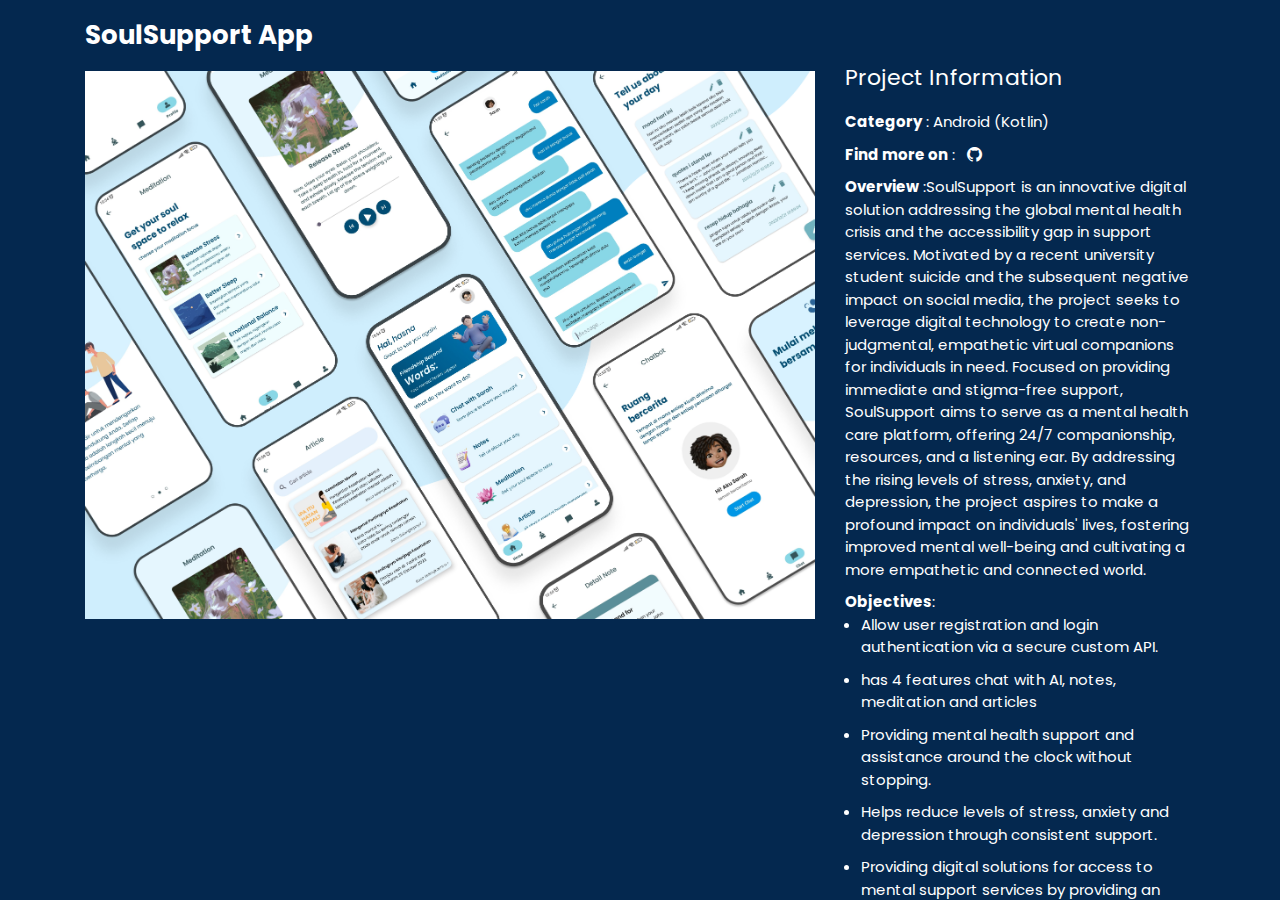
<file: projects/soulsupport.html>
<!DOCTYPE html>
<html lang="en">
  <head>
    <meta charset="utf-8" />
    <meta content="width=device-width, initial-scale=1.0" name="viewport" />

    <title>MangBeli App</title>
    <meta content="" name="description" />
    <meta content="" name="keywords" />

    <!-- Favicons -->
    <link href="../assets/img/favicon.png" rel="icon" />

    <!-- Google Fonts -->
    <link
      href="https://fonts.googleapis.com/css?family=Open+Sans:300,300i,400,400i,600,600i,700,700i|Raleway:300,300i,400,400i,500,500i,600,600i,700,700i|Poppins:300,300i,400,400i,500,500i,600,600i,700,700i"
      rel="stylesheet"
    />

    <!-- Vendor CSS Files -->
    <link
      href="../assets/vendor/bootstrap/css/bootstrap.min.css"
      rel="stylesheet"
    />
    <link
      href="../assets/vendor/bootstrap-icons/bootstrap-icons.css"
      rel="stylesheet"
    />
    <link href="../assets/vendor/icofont/icofont.min.css" rel="stylesheet" />
    <link href="../assets/vendor/remixicon/remixicon.css" rel="stylesheet" />
    <link
      href="../assets/vendor/owl.carousel/assets/owl.carousel.min.css"
      rel="stylesheet"
    />
    <link
      href="../assets/vendor/boxicons/css/boxicons.min.css"
      rel="stylesheet"
    />
    <link href="../assets/vendor/venobox/venobox.css" rel="stylesheet" />
    <link
      href="../assets/vendor/swiper/swiper-bundle.min.css"
      rel="stylesheet"
    />
    <link
      href="../assets/vendor/glightbox/css/glightbox.min.css"
      rel="stylesheet"
    />

    <!-- Template Main CSS File -->
    <link href="../assets/css/style.css" rel="stylesheet" />

    <!-- =======================================================
    * Template Name: Personal - v2.2.0
    * Template URL: https://bootstrapmade.com/personal-free-resume-bootstrap-template/
    * Author: BootstrapMade.com
    * License: https://bootstrapmade.com/license/
    ======================================================== -->
  </head>

  <body data-gr-c-s-loaded="true">
    <main id="main">
      <!-- ======= Portfolio Details ======= -->
      <div id="portfolio-details" class="portfolio-details">
        <div class="container">
          <div class="row">
            <div class="col-lg-8">
              <h2 class="portfolio-title">SoulSupport App</h2>

              <div class="portfolio-details-slider swiper">
                <div class="swiper-wrapper align-items-center">
                  <!-- <div class="swiper-slide"> -->
                  <img
                    src="../assets/img/projects/details/soulsupport.png"
                    width="100%"
                    height="100%"
                    alt="mangbeli app preview"
                  />
                  <!-- </div> -->
                </div>
                <div class="swiper-pagination"></div>
              </div>
            </div>

            <div class="col-lg-4 portfolio-info">
              <h3>Project Information</h3>
              <ul>
                <li><strong>Category</strong> : Android (Kotlin)</li>
                <li>
                  <strong>Find more on</strong> : &nbsp;
                  <a
                    href="https://github.com/DediMurphy/SoulSupport"
                    target="_blank"
                    ><i class="bi-github"></i
                  ></a>
                </li>

                <li>
                  <strong>Overview</strong> :SoulSupport is an innovative digital solution addressing the global mental health crisis and the accessibility gap in support services. Motivated by a recent university student suicide and the subsequent negative impact on social media, the project seeks to leverage digital technology to create non-judgmental, empathetic virtual companions for individuals in need. Focused on providing immediate and stigma-free support, SoulSupport aims to serve as a mental health care platform, offering 24/7 companionship, resources, and a listening ear. By addressing the rising levels of stress, anxiety, and depression, the project aspires to make a profound impact on individuals' lives, fostering improved mental well-being and cultivating a more empathetic and connected world.
                </li>
                <li>
                  <strong>Objectives</strong>:
                  <ul style="margin-left: 1rem; list-style-type: disc">
                    <li>
                      Allow user registration and login authentication via a
                      secure custom API.
                    </li>
                    <li>
                      has 4 features chat with AI, notes, meditation and articles
                    </li>
                    <li>
                      Providing mental health support and assistance around the clock without stopping.
                    </li>
                    <li>
                      Helps reduce levels of stress, anxiety and depression through consistent support.
                    </li>
                    <li>
                      Providing digital solutions for access to mental support services by providing an easy-to-reach platform.
                    </li>
                  </ul>
                </li>
              </ul>
            </div>
          </div>
        </div>
      </div>
      <!-- End Portfolio Details -->
    </main>
    <!-- End #main -->

    <!-- Vendor JS Files -->
    <script async="" src="//www.google-analytics.com/analytics.js"></script>
    <script src="../assets/vendor/jquery/jquery.min.js"></script>
    <script src="../assets/vendor/bootstrap/js/bootstrap.bundle.min.js"></script>
    <script src="../assets/vendor/jquery.easing/jquery.easing.min.js"></script>
    <script src="../assets/vendor/waypoints/jquery.waypoints.min.js"></script>
    <script src="../assets/vendor/counterup/counterup.min.js"></script>
    <script src="../assets/vendor/owl.carousel/owl.carousel.min.js"></script>
    <script src="../assets/vendor/isotope-layout/isotope.pkgd.min.js"></script>
    <script src="../assets/vendor/venobox/venobox.min.js"></script>
    <script src="../assets/vendor/glightbox/js/glightbox.min.js"></script>
    <script src="../assets/vendor/swiper/swiper-bundle.min.js"></script>
    <script src="../assets/vendor/purecounter/purecounter_vanilla.js"></script>

    <!-- Template Main JS File -->
    <script src="../assets/js/main.js"></script>
  </body>
</html>
</file>
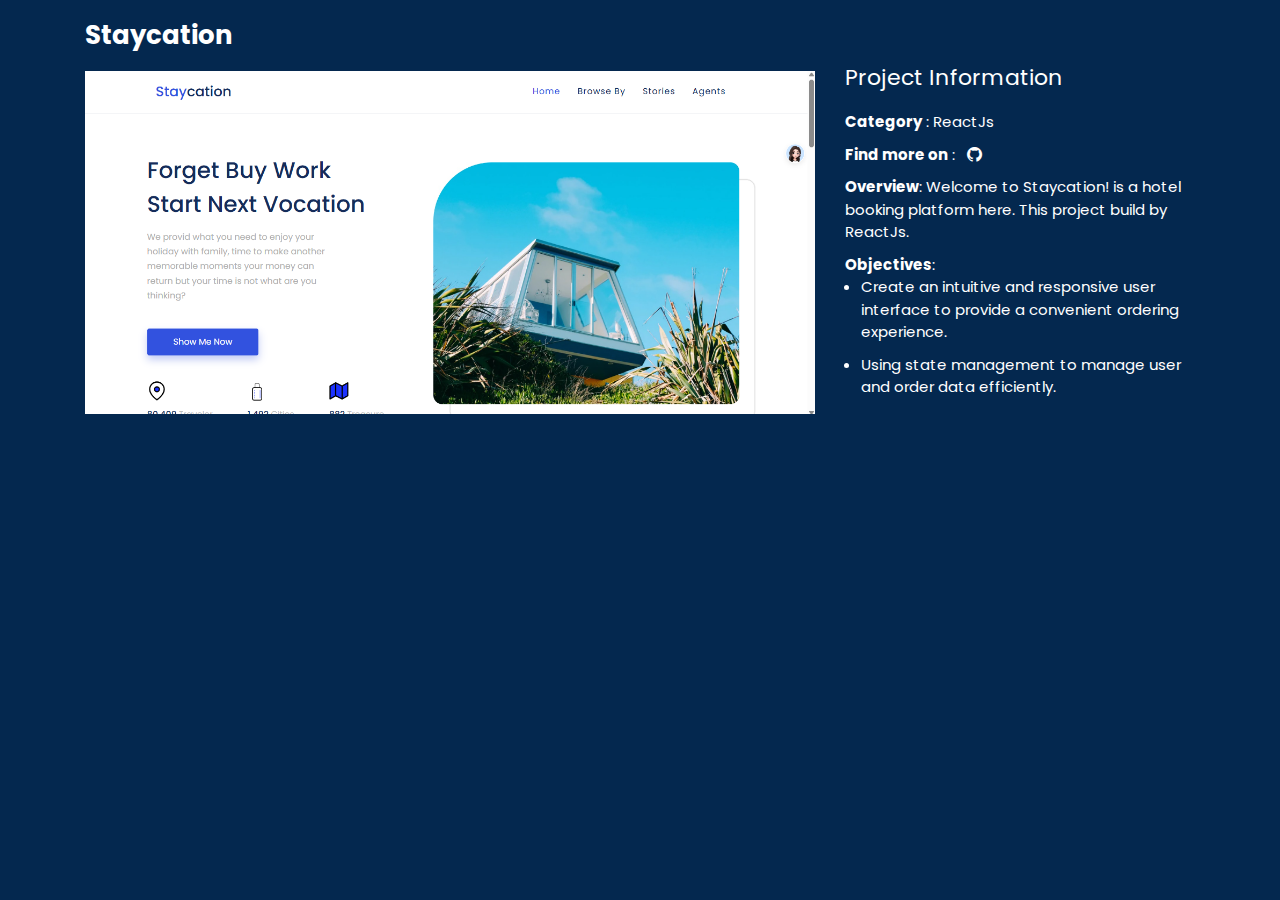
<file: projects/staycation.html>
<!DOCTYPE html>
<html lang="en">
  <head>
    <meta charset="utf-8" />
    <meta content="width=device-width, initial-scale=1.0" name="viewport" />

    <title>My Anime List</title>
    <meta content="" name="description" />
    <meta content="" name="keywords" />

    <!-- Favicons -->
    <link href="../assets/img/favicon.png" rel="icon" />

    <!-- Google Fonts -->
    <link
      href="https://fonts.googleapis.com/css?family=Open+Sans:300,300i,400,400i,600,600i,700,700i|Raleway:300,300i,400,400i,500,500i,600,600i,700,700i|Poppins:300,300i,400,400i,500,500i,600,600i,700,700i"
      rel="stylesheet"
    />

    <!-- Vendor CSS Files -->
    <link
      href="../assets/vendor/bootstrap/css/bootstrap.min.css"
      rel="stylesheet"
    />
    <link
      href="../assets/vendor/bootstrap-icons/bootstrap-icons.css"
      rel="stylesheet"
    />
    <link href="../assets/vendor/icofont/icofont.min.css" rel="stylesheet" />
    <link href="../assets/vendor/remixicon/remixicon.css" rel="stylesheet" />
    <link
      href="../assets/vendor/owl.carousel/assets/owl.carousel.min.css"
      rel="stylesheet"
    />
    <link
      href="../assets/vendor/boxicons/css/boxicons.min.css"
      rel="stylesheet"
    />
    <link href="../assets/vendor/venobox/venobox.css" rel="stylesheet" />
    <link
      href="../assets/vendor/swiper/swiper-bundle.min.css"
      rel="stylesheet"
    />
    <link
      href="../assets/vendor/glightbox/css/glightbox.min.css"
      rel="stylesheet"
    />

    <!-- Template Main CSS File -->
    <link href="../assets/css/style.css" rel="stylesheet" />

    <!-- =======================================================
    * Template Name: Personal - v2.2.0
    * Template URL: https://bootstrapmade.com/personal-free-resume-bootstrap-template/
    * Author: BootstrapMade.com
    * License: https://bootstrapmade.com/license/
    ======================================================== -->
  </head>

  <body data-gr-c-s-loaded="true">
    <main id="main">
      <!-- ======= Portfolio Details ======= -->
      <div id="portfolio-details" class="portfolio-details">
        <div class="container">
          <div class="row">
            <div class="col-lg-8">
              <h2 class="portfolio-title">Staycation</h2>

              <div class="portfolio-details-slider swiper">
                <div class="swiper-wrapper align-items-center">
                  <img
                    src="../assets/img/projects/details/styacation.png"
                    width="100%"
                    height="100%"
                    alt=""
                  />
                </div>
                <div class="swiper-pagination"></div>
              </div>
            </div>

            <div class="col-lg-4 portfolio-info">
              <h3>Project Information</h3>
              <ul>
                <li><strong>Category</strong> : ReactJs</li>
                <li>
                  <strong>Find more on</strong> : &nbsp;
                  <a
                    href="https://github.com/DediMurphy/bwa-web-travel"
                    target="_blank"
                  >
                    <i class="bi-github"></i
                  ></a>
                </li>
                <li>
                  <strong>Overview</strong>: Welcome to Staycation! is a hotel booking platform
                  <a
                    href="https://www.dicoding.com/certificates/JMZYOXN9"
                    target="_blank"
                    rel="noopener noreferrer"
                    >here</a
                  >. This project build by ReactJs.
                </li>
                <li>
                  <strong>Objectives</strong>:
                  <ul style="margin-left: 1rem; list-style-type: disc">
                    <li>Create an intuitive and responsive user interface to provide a convenient ordering experience.</li>
                    <li>
                        Using state management to manage user and order data efficiently.
                    </li>                    
                  </ul>
                </li>
              </ul>
            </div>
          </div>
        </div>
      </div>
      <!-- End Portfolio Details -->
    </main>
    <!-- End #main -->

    <!-- Vendor JS Files -->
    <script async="" src="//www.google-analytics.com/analytics.js"></script>
    <script src="../assets/vendor/jquery/jquery.min.js"></script>
    <script src="../assets/vendor/bootstrap/js/bootstrap.bundle.min.js"></script>
    <script src="../assets/vendor/jquery.easing/jquery.easing.min.js"></script>
    <script src="../assets/vendor/waypoints/jquery.waypoints.min.js"></script>
    <script src="../assets/vendor/counterup/counterup.min.js"></script>
    <script src="../assets/vendor/owl.carousel/owl.carousel.min.js"></script>
    <script src="../assets/vendor/isotope-layout/isotope.pkgd.min.js"></script>
    <script src="../assets/vendor/venobox/venobox.min.js"></script>
    <script src="../assets/vendor/glightbox/js/glightbox.min.js"></script>
    <script src="../assets/vendor/swiper/swiper-bundle.min.js"></script>
    <script src="../assets/vendor/purecounter/purecounter_vanilla.js"></script>

    <!-- Template Main JS File -->
    <script src="../assets/js/main.js"></script>
  </body>
</html>
</file>
<file: assets/vendor/venobox/venobox.css>
/* ------ venobox.css --------*/
.vbox-overlay *, .vbox-overlay *:before, .vbox-overlay *:after{
    -webkit-backface-visibility: hidden;
    -webkit-box-sizing:border-box;
    -moz-box-sizing:border-box;
    box-sizing:border-box;
}
.vbox-overlay * { 
    -webkit-backface-visibility: visible;
    backface-visibility: visible;
}
.vbox-overlay{
    display: -webkit-flex;
    display: flex;
    -webkit-flex-direction: column;
    flex-direction: column;
    -webkit-justify-content: center;
    justify-content: center;
    -webkit-align-items: center;
    align-items: center;
    position: fixed;
    left: 0;
    top: 0;
    bottom: 0;
    right: 0;
    z-index: 999999;
}

/* ----- navigation ----- */
.vbox-title{
    width: 100%;
    height: 40px;
    float: left;
    text-align: center;
    line-height: 28px;
    font-size: 12px;
    padding: 6px 50px;
    overflow: hidden;
    position: fixed;
    display: none;
    left: 0;
    z-index: 89;
}
.vbox-close{
    cursor: pointer;
    position: fixed;
    top: -1px;
    right: 0;
    width: 50px;
    height: 40px;
    padding: 6px;
    display: block;
    background-position:10px center;
    overflow: hidden;
    font-size: 24px;
    line-height: 1;
    text-align: center;
    z-index: 99;
}
.vbox-left{
    cursor: pointer;
    position: fixed;
    left: 0;
    height: 40px;
    overflow: hidden;
    line-height: 28px;
    font-size: 12px;
    z-index: 99;
    display: flex;
    align-items:center;
}
.vbox-num{
    display: inline-block;
    margin: 6px 0 6px 15px;
}
/* ----- Social share ----- */
.vbox-share{
    line-height: 28px;
    font-size: 12px;
    overflow: hidden;
    position: fixed;
    left: 0;
    z-index: 98;
    display: flex;
    align-items:center;
    justify-content: center;
    width: 100%;
    text-align: center;
}
.vbox-share svg{
    max-height: 28px;
    width: 28px;
    z-index: 10;
    margin-left: 12px;
    margin-top: 6px;
    margin-bottom: 6px;
    vertical-align: middle;
}


/* ----- navigation ARROWS ----- */
.vbox-next, .vbox-prev{
    position: fixed;
    top: 50%;
    margin-top: -15px;
    overflow: hidden;
    cursor: pointer;
    display: block;
    width: 45px;
    height: 45px;
    z-index: 99;
}
.vbox-next span, .vbox-prev span{
    position: relative;
    width: 20px;
    height: 20px;
    border: 2px solid transparent;
    border-top-color: #B6B6B6;
    border-right-color: #B6B6B6;
    text-indent: -100px;
    position: absolute;
    top: 8px;
    display: block;
}
.vbox-prev{
    left: 15px;
}
.vbox-next{
    right: 15px;
}
.vbox-prev span{
    left: 10px;
    -ms-transform: rotate(-135deg);
    -webkit-transform: rotate(-135deg);
    transform: rotate(-135deg);
}
.vbox-next span{
    -ms-transform: rotate(45deg);
    -webkit-transform: rotate(45deg);
    transform: rotate(45deg);
    right: 10px;
}
/* ------- inline window ------ */
.vbox-inline{
    width: 420px;
    height: 315px;
    height: 70vh;
    padding: 10px;
    background: #fff;
    margin: 0 auto;
    overflow: auto;
    text-align: left;
}
/* ------- Video & iFrames window ------ */
.venoframe{
    max-width: 100%;
    width: 100%;
    border: none;
    width: 100%;
    height: 260px;
    height: 70vh;
}
.venoframe.vbvid{
    height: 260px;
}
@media (min-width: 768px) {
    .venoframe, .vbox-inline{
        width: 90%;
        height: 360px;
        height: 70vh;
    }
    .venoframe.vbvid{
        width: 640px;
        height: 360px;
    }
}
@media (min-width: 992px) {
    .venoframe, .vbox-inline{
        max-width: 1200px;
        width: 80%;
        height: 540px;
        height: 70vh;
    }
    .venoframe.vbvid{
        width: 960px;
        height: 540px;
    }
}
/* 
Please do NOT edit this part! 
or at least read this note: http://i.imgur.com/7C0ws9e.gif
*/
.vbox-open{
    overflow: hidden;
}
.vbox-container{
    position: absolute;
    left: 0;
    right: 0;
    top: 0;
    bottom: 0;
    overflow-x: hidden;
    overflow-y: scroll;
    overflow-scrolling: touch;
    -webkit-overflow-scrolling: touch;
    z-index: 20;
    max-height: 100%;

}

.vbox-content{
    text-align: center;
    float: left;
    width: 100%;
    position: relative;
    overflow: hidden;
    padding: 20px 4%;
}
.vbox-container img{
    max-width: 100%;
    height: auto;
}
.vbox-figlio{
    box-shadow: 0 0 12px rgba(0,0,0,0.19), 0 6px 6px rgba(0,0,0,0.23);
    max-width: 100%;
    text-align: initial;
}
img.vbox-figlio{
    -webkit-user-select: none;
-khtml-user-select: none;
-moz-user-select: none;
-o-user-select: none;
user-select: none;
}
.vbox-content.swipe-left{
    margin-left: -200px !important;
}
.vbox-content.swipe-right{
    margin-left: 200px !important;
}
.vbox-animated{
    webkit-transition: margin 300ms ease-out;
    transition: margin 300ms ease-out;
}

/* ---------- preloader ----------
 * SPINKIT 
 * http://tobiasahlin.com/spinkit/
-------------------------------- */
.sk-double-bounce,.sk-rotating-plane{width:40px;height:40px;margin:40px auto}.sk-rotating-plane{background-color:#333;-webkit-animation:sk-rotatePlane 1.2s infinite ease-in-out;animation:sk-rotatePlane 1.2s infinite ease-in-out}@-webkit-keyframes sk-rotatePlane{0%{-webkit-transform:perspective(120px) rotateX(0) rotateY(0);transform:perspective(120px) rotateX(0) rotateY(0)}50%{-webkit-transform:perspective(120px) rotateX(-180.1deg) rotateY(0);transform:perspective(120px) rotateX(-180.1deg) rotateY(0)}100%{-webkit-transform:perspective(120px) rotateX(-180deg) rotateY(-179.9deg);transform:perspective(120px) rotateX(-180deg) rotateY(-179.9deg)}}@keyframes sk-rotatePlane{0%{-webkit-transform:perspective(120px) rotateX(0) rotateY(0);transform:perspective(120px) rotateX(0) rotateY(0)}50%{-webkit-transform:perspective(120px) rotateX(-180.1deg) rotateY(0);transform:perspective(120px) rotateX(-180.1deg) rotateY(0)}100%{-webkit-transform:perspective(120px) rotateX(-180deg) rotateY(-179.9deg);transform:perspective(120px) rotateX(-180deg) rotateY(-179.9deg)}}.sk-double-bounce{position:relative}.sk-double-bounce .sk-child{width:100%;height:100%;border-radius:50%;background-color:#333;opacity:.6;position:absolute;top:0;left:0;-webkit-animation:sk-doubleBounce 2s infinite ease-in-out;animation:sk-doubleBounce 2s infinite ease-in-out}.sk-chasing-dots .sk-child,.sk-spinner-pulse,.sk-three-bounce .sk-child{background-color:#333;border-radius:100%}.sk-double-bounce .sk-double-bounce2{-webkit-animation-delay:-1s;animation-delay:-1s}@-webkit-keyframes sk-doubleBounce{0%,100%{-webkit-transform:scale(0);transform:scale(0)}50%{-webkit-transform:scale(1);transform:scale(1)}}@keyframes sk-doubleBounce{0%,100%{-webkit-transform:scale(0);transform:scale(0)}50%{-webkit-transform:scale(1);transform:scale(1)}}.sk-wave{margin:40px auto;width:50px;height:40px;text-align:center;font-size:10px}.sk-wave .sk-rect{background-color:#333;height:100%;width:6px;display:inline-block;-webkit-animation:sk-waveStretchDelay 1.2s infinite ease-in-out;animation:sk-waveStretchDelay 1.2s infinite ease-in-out}.sk-wave .sk-rect1{-webkit-animation-delay:-1.2s;animation-delay:-1.2s}.sk-wave .sk-rect2{-webkit-animation-delay:-1.1s;animation-delay:-1.1s}.sk-wave .sk-rect3{-webkit-animation-delay:-1s;animation-delay:-1s}.sk-wave .sk-rect4{-webkit-animation-delay:-.9s;animation-delay:-.9s}.sk-wave .sk-rect5{-webkit-animation-delay:-.8s;animation-delay:-.8s}@-webkit-keyframes sk-waveStretchDelay{0%,100%,40%{-webkit-transform:scaleY(.4);transform:scaleY(.4)}20%{-webkit-transform:scaleY(1);transform:scaleY(1)}}@keyframes sk-waveStretchDelay{0%,100%,40%{-webkit-transform:scaleY(.4);transform:scaleY(.4)}20%{-webkit-transform:scaleY(1);transform:scaleY(1)}}.sk-wandering-cubes{margin:40px auto;width:40px;height:40px;position:relative}.sk-wandering-cubes .sk-cube{background-color:#333;width:10px;height:10px;position:absolute;top:0;left:0;-webkit-animation:sk-wanderingCube 1.8s ease-in-out -1.8s infinite both;animation:sk-wanderingCube 1.8s ease-in-out -1.8s infinite both}.sk-chasing-dots,.sk-spinner-pulse{width:40px;height:40px;margin:40px auto}.sk-wandering-cubes .sk-cube2{-webkit-animation-delay:-.9s;animation-delay:-.9s}@-webkit-keyframes sk-wanderingCube{0%{-webkit-transform:rotate(0);transform:rotate(0)}25%{-webkit-transform:translateX(30px) rotate(-90deg) scale(.5);transform:translateX(30px) rotate(-90deg) scale(.5)}50%{-webkit-transform:translateX(30px) translateY(30px) rotate(-179deg);transform:translateX(30px) translateY(30px) rotate(-179deg)}50.1%{-webkit-transform:translateX(30px) translateY(30px) rotate(-180deg);transform:translateX(30px) translateY(30px) rotate(-180deg)}75%{-webkit-transform:translateX(0) translateY(30px) rotate(-270deg) scale(.5);transform:translateX(0) translateY(30px) rotate(-270deg) scale(.5)}100%{-webkit-transform:rotate(-360deg);transform:rotate(-360deg)}}@keyframes sk-wanderingCube{0%{-webkit-transform:rotate(0);transform:rotate(0)}25%{-webkit-transform:translateX(30px) rotate(-90deg) scale(.5);transform:translateX(30px) rotate(-90deg) scale(.5)}50%{-webkit-transform:translateX(30px) translateY(30px) rotate(-179deg);transform:translateX(30px) translateY(30px) rotate(-179deg)}50.1%{-webkit-transform:translateX(30px) translateY(30px) rotate(-180deg);transform:translateX(30px) translateY(30px) rotate(-180deg)}75%{-webkit-transform:translateX(0) translateY(30px) rotate(-270deg) scale(.5);transform:translateX(0) translateY(30px) rotate(-270deg) scale(.5)}100%{-webkit-transform:rotate(-360deg);transform:rotate(-360deg)}}.sk-spinner-pulse{-webkit-animation:sk-pulseScaleOut 1s infinite ease-in-out;animation:sk-pulseScaleOut 1s infinite ease-in-out}@-webkit-keyframes sk-pulseScaleOut{0%{-webkit-transform:scale(0);transform:scale(0)}100%{-webkit-transform:scale(1);transform:scale(1);opacity:0}}@keyframes sk-pulseScaleOut{0%{-webkit-transform:scale(0);transform:scale(0)}100%{-webkit-transform:scale(1);transform:scale(1);opacity:0}}.sk-chasing-dots{position:relative;text-align:center;-webkit-animation:sk-chasingDotsRotate 2s infinite linear;animation:sk-chasingDotsRotate 2s infinite linear}.sk-chasing-dots .sk-child{width:60%;height:60%;display:inline-block;position:absolute;top:0;-webkit-animation:sk-chasingDotsBounce 2s infinite ease-in-out;animation:sk-chasingDotsBounce 2s infinite ease-in-out}.sk-chasing-dots .sk-dot2{top:auto;bottom:0;-webkit-animation-delay:-1s;animation-delay:-1s}@-webkit-keyframes sk-chasingDotsRotate{100%{-webkit-transform:rotate(360deg);transform:rotate(360deg)}}@keyframes sk-chasingDotsRotate{100%{-webkit-transform:rotate(360deg);transform:rotate(360deg)}}@-webkit-keyframes sk-chasingDotsBounce{0%,100%{-webkit-transform:scale(0);transform:scale(0)}50%{-webkit-transform:scale(1);transform:scale(1)}}@keyframes sk-chasingDotsBounce{0%,100%{-webkit-transform:scale(0);transform:scale(0)}50%{-webkit-transform:scale(1);transform:scale(1)}}.sk-three-bounce{margin:40px auto;width:80px;text-align:center}.sk-three-bounce .sk-child{width:20px;height:20px;display:inline-block;-webkit-animation:sk-three-bounce 1.4s ease-in-out 0s infinite both;animation:sk-three-bounce 1.4s ease-in-out 0s infinite both}.sk-circle .sk-child:before,.sk-fading-circle .sk-circle:before{display:block;border-radius:100%;content:'';background-color:#333}.sk-three-bounce .sk-bounce1{-webkit-animation-delay:-.32s;animation-delay:-.32s}.sk-three-bounce .sk-bounce2{-webkit-animation-delay:-.16s;animation-delay:-.16s}@-webkit-keyframes sk-three-bounce{0%,100%,80%{-webkit-transform:scale(0);transform:scale(0)}40%{-webkit-transform:scale(1);transform:scale(1)}}@keyframes sk-three-bounce{0%,100%,80%{-webkit-transform:scale(0);transform:scale(0)}40%{-webkit-transform:scale(1);transform:scale(1)}}.sk-circle{margin:40px auto;width:40px;height:40px;position:relative}.sk-circle .sk-child{width:100%;height:100%;position:absolute;left:0;top:0}.sk-circle .sk-child:before{margin:0 auto;width:15%;height:15%;-webkit-animation:sk-circleBounceDelay 1.2s infinite ease-in-out both;animation:sk-circleBounceDelay 1.2s infinite ease-in-out both}.sk-circle .sk-circle2{-webkit-transform:rotate(30deg);-ms-transform:rotate(30deg);transform:rotate(30deg)}.sk-circle .sk-circle3{-webkit-transform:rotate(60deg);-ms-transform:rotate(60deg);transform:rotate(60deg)}.sk-circle .sk-circle4{-webkit-transform:rotate(90deg);-ms-transform:rotate(90deg);transform:rotate(90deg)}.sk-circle .sk-circle5{-webkit-transform:rotate(120deg);-ms-transform:rotate(120deg);transform:rotate(120deg)}.sk-circle .sk-circle6{-webkit-transform:rotate(150deg);-ms-transform:rotate(150deg);transform:rotate(150deg)}.sk-circle .sk-circle7{-webkit-transform:rotate(180deg);-ms-transform:rotate(180deg);transform:rotate(180deg)}.sk-circle .sk-circle8{-webkit-transform:rotate(210deg);-ms-transform:rotate(210deg);transform:rotate(210deg)}.sk-circle .sk-circle9{-webkit-transform:rotate(240deg);-ms-transform:rotate(240deg);transform:rotate(240deg)}.sk-circle .sk-circle10{-webkit-transform:rotate(270deg);-ms-transform:rotate(270deg);transform:rotate(270deg)}.sk-circle .sk-circle11{-webkit-transform:rotate(300deg);-ms-transform:rotate(300deg);transform:rotate(300deg)}.sk-circle .sk-circle12{-webkit-transform:rotate(330deg);-ms-transform:rotate(330deg);transform:rotate(330deg)}.sk-circle .sk-circle2:before{-webkit-animation-delay:-1.1s;animation-delay:-1.1s}.sk-circle .sk-circle3:before{-webkit-animation-delay:-1s;animation-delay:-1s}.sk-circle .sk-circle4:before{-webkit-animation-delay:-.9s;animation-delay:-.9s}.sk-circle .sk-circle5:before{-webkit-animation-delay:-.8s;animation-delay:-.8s}.sk-circle .sk-circle6:before{-webkit-animation-delay:-.7s;animation-delay:-.7s}.sk-circle .sk-circle7:before{-webkit-animation-delay:-.6s;animation-delay:-.6s}.sk-circle .sk-circle8:before{-webkit-animation-delay:-.5s;animation-delay:-.5s}.sk-circle .sk-circle9:before{-webkit-animation-delay:-.4s;animation-delay:-.4s}.sk-circle .sk-circle10:before{-webkit-animation-delay:-.3s;animation-delay:-.3s}.sk-circle .sk-circle11:before{-webkit-animation-delay:-.2s;animation-delay:-.2s}.sk-circle .sk-circle12:before{-webkit-animation-delay:-.1s;animation-delay:-.1s}@-webkit-keyframes sk-circleBounceDelay{0%,100%,80%{-webkit-transform:scale(0);transform:scale(0)}40%{-webkit-transform:scale(1);transform:scale(1)}}@keyframes sk-circleBounceDelay{0%,100%,80%{-webkit-transform:scale(0);transform:scale(0)}40%{-webkit-transform:scale(1);transform:scale(1)}}.sk-cube-grid{width:40px;height:40px;margin:40px auto}.sk-cube-grid .sk-cube{width:33.33%;height:33.33%;background-color:#333;float:left;-webkit-animation:sk-cubeGridScaleDelay 1.3s infinite ease-in-out;animation:sk-cubeGridScaleDelay 1.3s infinite ease-in-out}.sk-cube-grid .sk-cube1{-webkit-animation-delay:.2s;animation-delay:.2s}.sk-cube-grid .sk-cube2{-webkit-animation-delay:.3s;animation-delay:.3s}.sk-cube-grid .sk-cube3{-webkit-animation-delay:.4s;animation-delay:.4s}.sk-cube-grid .sk-cube4{-webkit-animation-delay:.1s;animation-delay:.1s}.sk-cube-grid .sk-cube5{-webkit-animation-delay:.2s;animation-delay:.2s}.sk-cube-grid .sk-cube6{-webkit-animation-delay:.3s;animation-delay:.3s}.sk-cube-grid .sk-cube7{-webkit-animation-delay:0ms;animation-delay:0ms}.sk-cube-grid .sk-cube8{-webkit-animation-delay:.1s;animation-delay:.1s}.sk-cube-grid .sk-cube9{-webkit-animation-delay:.2s;animation-delay:.2s}@-webkit-keyframes sk-cubeGridScaleDelay{0%,100%,70%{-webkit-transform:scale3D(1,1,1);transform:scale3D(1,1,1)}35%{-webkit-transform:scale3D(0,0,1);transform:scale3D(0,0,1)}}@keyframes sk-cubeGridScaleDelay{0%,100%,70%{-webkit-transform:scale3D(1,1,1);transform:scale3D(1,1,1)}35%{-webkit-transform:scale3D(0,0,1);transform:scale3D(0,0,1)}}.sk-fading-circle{margin:40px auto;width:40px;height:40px;position:relative}.sk-fading-circle .sk-circle{width:100%;height:100%;position:absolute;left:0;top:0}.sk-fading-circle .sk-circle:before{margin:0 auto;width:15%;height:15%;-webkit-animation:sk-circleFadeDelay 1.2s infinite ease-in-out both;animation:sk-circleFadeDelay 1.2s infinite ease-in-out both}.sk-fading-circle .sk-circle2{-webkit-transform:rotate(30deg);-ms-transform:rotate(30deg);transform:rotate(30deg)}.sk-fading-circle .sk-circle3{-webkit-transform:rotate(60deg);-ms-transform:rotate(60deg);transform:rotate(60deg)}.sk-fading-circle .sk-circle4{-webkit-transform:rotate(90deg);-ms-transform:rotate(90deg);transform:rotate(90deg)}.sk-fading-circle .sk-circle5{-webkit-transform:rotate(120deg);-ms-transform:rotate(120deg);transform:rotate(120deg)}.sk-fading-circle .sk-circle6{-webkit-transform:rotate(150deg);-ms-transform:rotate(150deg);transform:rotate(150deg)}.sk-fading-circle .sk-circle7{-webkit-transform:rotate(180deg);-ms-transform:rotate(180deg);transform:rotate(180deg)}.sk-fading-circle .sk-circle8{-webkit-transform:rotate(210deg);-ms-transform:rotate(210deg);transform:rotate(210deg)}.sk-fading-circle .sk-circle9{-webkit-transform:rotate(240deg);-ms-transform:rotate(240deg);transform:rotate(240deg)}.sk-fading-circle .sk-circle10{-webkit-transform:rotate(270deg);-ms-transform:rotate(270deg);transform:rotate(270deg)}.sk-fading-circle .sk-circle11{-webkit-transform:rotate(300deg);-ms-transform:rotate(300deg);transform:rotate(300deg)}.sk-fading-circle .sk-circle12{-webkit-transform:rotate(330deg);-ms-transform:rotate(330deg);transform:rotate(330deg)}.sk-fading-circle .sk-circle2:before{-webkit-animation-delay:-1.1s;animation-delay:-1.1s}.sk-fading-circle .sk-circle3:before{-webkit-animation-delay:-1s;animation-delay:-1s}.sk-fading-circle .sk-circle4:before{-webkit-animation-delay:-.9s;animation-delay:-.9s}.sk-fading-circle .sk-circle5:before{-webkit-animation-delay:-.8s;animation-delay:-.8s}.sk-fading-circle .sk-circle6:before{-webkit-animation-delay:-.7s;animation-delay:-.7s}.sk-fading-circle .sk-circle7:before{-webkit-animation-delay:-.6s;animation-delay:-.6s}.sk-fading-circle .sk-circle8:before{-webkit-animation-delay:-.5s;animation-delay:-.5s}.sk-fading-circle .sk-circle9:before{-webkit-animation-delay:-.4s;animation-delay:-.4s}.sk-fading-circle .sk-circle10:before{-webkit-animation-delay:-.3s;animation-delay:-.3s}.sk-fading-circle .sk-circle11:before{-webkit-animation-delay:-.2s;animation-delay:-.2s}.sk-fading-circle .sk-circle12:before{-webkit-animation-delay:-.1s;animation-delay:-.1s}@-webkit-keyframes sk-circleFadeDelay{0%,100%,39%{opacity:0}40%{opacity:1}}@keyframes sk-circleFadeDelay{0%,100%,39%{opacity:0}40%{opacity:1}}.sk-folding-cube{margin:40px auto;width:40px;height:40px;position:relative;-webkit-transform:rotateZ(45deg);transform:rotateZ(45deg)}.sk-folding-cube .sk-cube{float:left;width:50%;height:50%;position:relative;-webkit-transform:scale(1.1);-ms-transform:scale(1.1);transform:scale(1.1)}.sk-folding-cube .sk-cube:before{content:'';position:absolute;top:0;left:0;width:100%;height:100%;background-color:#333;-webkit-animation:sk-foldCubeAngle 2.4s infinite linear both;animation:sk-foldCubeAngle 2.4s infinite linear both;-webkit-transform-origin:100% 100%;-ms-transform-origin:100% 100%;transform-origin:100% 100%}.sk-folding-cube .sk-cube2{-webkit-transform:scale(1.1) rotateZ(90deg);transform:scale(1.1) rotateZ(90deg)}.sk-folding-cube .sk-cube3{-webkit-transform:scale(1.1) rotateZ(180deg);transform:scale(1.1) rotateZ(180deg)}.sk-folding-cube .sk-cube4{-webkit-transform:scale(1.1) rotateZ(270deg);transform:scale(1.1) rotateZ(270deg)}.sk-folding-cube .sk-cube2:before{-webkit-animation-delay:.3s;animation-delay:.3s}.sk-folding-cube .sk-cube3:before{-webkit-animation-delay:.6s;animation-delay:.6s}.sk-folding-cube .sk-cube4:before{-webkit-animation-delay:.9s;animation-delay:.9s}@-webkit-keyframes sk-foldCubeAngle{0%,10%{-webkit-transform:perspective(140px) rotateX(-180deg);transform:perspective(140px) rotateX(-180deg);opacity:0}25%,75%{-webkit-transform:perspective(140px) rotateX(0);transform:perspective(140px) rotateX(0);opacity:1}100%,90%{-webkit-transform:perspective(140px) rotateY(180deg);transform:perspective(140px) rotateY(180deg);opacity:0}}@keyframes sk-foldCubeAngle{0%,10%{-webkit-transform:perspective(140px) rotateX(-180deg);transform:perspective(140px) rotateX(-180deg);opacity:0}25%,75%{-webkit-transform:perspective(140px) rotateX(0);transform:perspective(140px) rotateX(0);opacity:1}100%,90%{-webkit-transform:perspective(140px) rotateY(180deg);transform:perspective(140px) rotateY(180deg);opacity:0}}
</file>
<file: assets/css/style.css>
/**
* Template Name: Personal - v2.1.0
* Template URL: https://bootstrapmade.com/personal-free-resume-bootstrap-template/
* Author: BootstrapMade.com
* License: https://bootstrapmade.com/license/
*/

/*--------------------------------------------------------------
# General
--------------------------------------------------------------*/
body {
  font-family: 'Poppins', sans-serif;
  color: #fff;
  position: relative;
  background: transparent;
}

body::before {
  content: '';
  position: fixed;
  background: #000000;
  background-size: cover;
  left: 0;
  right: 0;
  top: 0;
  height: 100vh;
}

.home {
  display: flex;
  flex-direction: column;
  align-items: center;
  justify-content: center;
  height: 100%;
  text-align: center;
}


@media (min-width: 1024px) {
  body::before {
    background-attachment: fixed;
  }
}

a {
  color: #12d640;
}

a:hover {
  color: #12d640;
  text-decoration: underline;
}

h1,
h2,
h3,
h4,
h5,
h6 {
  font-family: 'Poppins', sans-serif;
}

/*--------------------------------------------------------------
# Header
--------------------------------------------------------------*/
#header {
  transition: ease-in-out 0s;
  position: relative;
  height: 100vh;
  display: flex;
  align-items: center;
  z-index: 997;
  overflow-y: auto;
}

#header * {
  transition: ease-in-out 0s;
}

#header h1 {
  font-size: 48px;
  margin-top: 0px;
  padding: 0;
  line-height: 1;
  font-weight: 700;
  font-family: 'Poppins', sans-serif;
}

#header h1 a,
#header h1 a:hover {
  color: #dee2e6;
  line-height: 1;
  display: inline-block;
}

#header h2 {
  font-size: 24px;
  margin-top: 0px;
  color: white;
}

#header h2 span {
  color: #1D24CA;
  text-decoration: none;
}

#header img {
  padding: 0;
  margin: 0;
}

#header .social-links {
  margin-top: 40px;
  display: flex;
}

#header .social-links a {
  font-size: 16px;
  display: flex;
  justify-content: center;
  align-items: center;
  background: rgba(255, 255, 255, 0.1);
  color: #fff;
  line-height: 1;
  margin-right: 8px;
  border-radius: 50%;
  width: 40px;
  height: 40px;
}

#header .scheduling-button-script {
  margin-top: 40px;
  display: flex;
}

#header .social-links a:hover {
  background: #1D24CA;
}

@media (max-width: 992px) {
  #header h1 {
    font-size: 30px;
  }
  #header h2 {
    font-size: 20px;
    margin-top: 0px;
    color: white;
  }
  #header h2 span {
    color: #12d640;
    text-decoration: none;
  }
  #header .social-links {
    margin-top: 20px;
  }
  #header .container {
    display: flex;
    flex-direction: column;
    align-items: center;
  }
}

/*--------------------------------------------------------------
# Navigation Menu
--------------------------------------------------------------*/
/* Desktop Navigation */

.typing {
  display: inline-flex;
  align-items: center;
  justify-content: space-between;
  font-style: normal;
  gap: 5px;
}

.nav-menu {
  margin-top: 35px;
}

.nav-menu ul {
  display: flex;
  margin: 0;
  padding: 0;
  list-style: none;
}

.nav-menu li + li {
  margin-left: 30px;
}

.nav-menu a {
  display: block;
  position: relative;
  color: #fff;
  font-size: 19px;
  font-family: 'Poppins', sans-serif;
  font-weight: 400;
}

.nav-menu a:before {
  content: '';
  position: absolute;
  width: 0;
  height: 2px;
  bottom: -4px;
  left: 0;
  background-color: #1D24CA;
  visibility: hidden;
  width: 0px;
  transition: all 0.3s ease-in-out 0s;
}

.nav-menu a:hover:before,
.nav-menu li:hover > a:before,
.nav-menu .active > a:before {
  visibility: visible;
  width: 25px;
}

.nav-menu a:hover,
.nav-menu .active > a,
.nav-menu li:hover > a {
  color: #1D24CA;
  text-decoration: none;
}

/* Mobile Navigation */
.mobile-nav-toggle {
  position: fixed;
  right: 15px;
  top: 15px;
  z-index: 9998;
  border: 0;
  background: none;
  font-size: 24px;
  transition: all 0.4s;
  outline: none !important;
  line-height: 1;
  cursor: pointer;
  text-align: right;
}

.mobile-nav-toggle i {
  color: #fff;
}

.mobile-nav {
  position: fixed;
  top: 55px;
  right: 15px;
  bottom: 15px;
  left: 15px;
  z-index: 9999;
  overflow-y: auto;
  background: rgba(0, 0, 0, 0.7);
  transition: ease-in-out 0s;
  opacity: 0;
  visibility: hidden;
  border-radius: 12px;
  padding: 10px 0;
  border: 2px solid rgba(255, 255, 255, 0.12);
}

.mobile-nav * {
  margin: 0;
  padding: 0;
  list-style: none;
}

.mobile-nav a {
  display: block;
  position: relative;
  color: #fff;
  padding: 10px 20px;
  font-weight: 500;
  outline: none;
}

.mobile-nav a:hover,
.mobile-nav .active > a,
.mobile-nav li:hover > a {
  color: #1c7d32;
  text-decoration: none;
}

.mobile-nav-overly {
  width: 100%;
  height: 100%;
  z-index: 9997;
  top: 0;
  left: 0;
  position: fixed;
  background: rgba(9, 9, 9, 0.6);
  overflow: hidden;
  display: none;
  transition: ease-in-out 0s;
}

.mobile-nav-active {
  overflow: hidden;
}

.mobile-nav-active .mobile-nav {
  opacity: 1;
  visibility: visible;
}

.mobile-nav-active .mobile-nav-toggle i {
  color: #fff;
}

/* Header Top */
#header.header-top {
  height: 90px;
  position: fixed;
  left: 0;
  top: 0;
  right: 0;
  background: #09203a;
}

#header.header-top .social-links,
#header.header-top .scheduling-button-script,
#header.header-top h2,
#header.header-top .credits {
  display: none;
}

#header.header-top h1 {
  margin-right: auto;
  font-size: 26px;
}

#header.header-top .container {
  display: flex;
  align-items: center;
}

#header.header-top .nav-menu {
  margin: 0;
}

@media (max-width: 768px) {
  #header.header-top {
    height: 60px;
  }
  #header.header-top h1 {
    font-size: 26px;
    margin-top: 28px;
  }
}

/*--------------------------------------------------------------
# Sections General
--------------------------------------------------------------*/
section {
  overflow: hidden;
  position: absolute;
  width: 100%;
  top: 140px;
  bottom: 100%;
  opacity: 0;
  z-index: 2;
}

section.section-show {
  top: 70px;
  bottom: auto;
  opacity: 1;
  padding-bottom: 0px;
}

section .container {
  background: rgba(0, 0, 0, 0);
  padding: 30px;
}

section .img-about {
  display: flex;
  justify-content: center;
}

@media (max-width: 768px) {
  section {
    top: 120px;
  }
  section.section-show {
    top: 80px;
  }

  section .img-about-v {
    height: 30vh;
  }
}

.section-title h2 {
  font-size: 14px;
  font-weight: 500;
  padding: 0;
  line-height: 1px;
  margin: 12px 0 20px 0;
  letter-spacing: 2px;
  text-transform: uppercase;
  color: #dee2e6;
  font-family: 'Poppins', sans-serif;
}

.section-title h2::after {
  content: '';
  width: 120px;
  height: 1px;
  display: inline-block;
  background: #dee2e6;
  margin: 4px 10px;
}

.section-title p {
  margin: 0;
  margin: -15px 0 15px 0;
  font-size: 36px;
  font-weight: 700;
  text-transform: uppercase;
  font-family: 'Poppins', sans-serif;
  color: #fff;
}

/*--------------------------------------------------------------
# About
--------------------------------------------------------------*/
.about-me .content h3 {
  font-weight: 700;
  font-size: 26px;
  color: #1c7d32;
}

.about-me .content ul {
  list-style: none;
  padding: 0;
}

.about-me .content ul li {
  padding-bottom: 10px;
}

.about-me .content ul i {
  font-size: 20px;
  padding-right: 2px;
  color: #1c7d32;
}

.about-me .content p {
  text-align: justify;
}

.about-me .content p:last-child {
  margin-bottom: 0;
}

/*--------------------------------------------------------------
# Counts
--------------------------------------------------------------*/
.counts {
  padding: 70px 0 60px;
}

.counts .count-box {
  padding: 30px 30px 25px 30px;
  width: 100%;
  position: relative;
  text-align: center;
  background: rgba(255, 255, 255, 0.08);
}

.counts .count-box i {
  position: absolute;
  top: -25px;
  left: 50%;
  transform: translateX(-50%);
  font-size: 24px;
  background: rgba(255, 255, 255, 0.1);
  padding: 12px;
  color: #1c7d32;
  border-radius: 50px;
}

.counts .count-box span {
  font-size: 36px;
  display: block;
  font-weight: 600;
  color: #fff;
}

.counts .count-box p {
  padding: 0;
  margin: 0;
  font-family: 'Poppins', sans-serif;
  font-size: 14px;
}

/*--------------------------------------------------------------
# Skills
--------------------------------------------------------------*/
.skills .progress {
  height: 50px;
  display: block;
  background: none;
}

.skills .progress .skill {
  padding: 0;
  margin: 0 0 6px 0;
  text-transform: uppercase;
  display: block;
  font-weight: 600;
  font-family: 'Poppins', sans-serif;
  color: #fff;
}

.skills .progress .skill .val {
  float: right;
  font-style: normal;
}

.skills .progress-bar-wrap {
  background: rgba(255, 255, 255, 0.15);
}

.skills .progress-bar {
  width: 1px;
  height: 10px;
  transition: 0.9s;
  background-color: #1c7d32;
}

/*--------------------------------------------------------------
# Interests
--------------------------------------------------------------*/
.interests .icon-box {
  display: flex;
  align-items: center;
  padding: 20px;
  background: #09203a;
  transition: ease-in-out 0.3s;
}

.interests .icon-box i {
  font-size: 32px;
  padding-right: 10px;
  line-height: 1;
}

.interests .icon-box h3 {
  font-weight: 700;
  margin: 0;
  padding: 0;
  line-height: 1;
  font-size: 16px;
  color: #fff;
}

.interests .icon-box:hover {
  background: #042b56eb;
}

/*--------------------------------------------------------------
# Testimonials
--------------------------------------------------------------*/
.testimonials .testimonials-carousel,
.testimonials .testimonials-slider {
  overflow: hidden;
}

.testimonials .testimonial-item {
  box-sizing: content-box;
  min-height: 320px;
}

.testimonials .testimonial-item .testimonial-img {
  width: 90px;
  border-radius: 50%;
  margin: -40px 0 0 40px;
  position: relative;
  z-index: 2;
  border: 6px solid rgba(255, 255, 255, 0.12);
}

.testimonials .testimonial-item h3 {
  font-size: 18px;
  font-weight: bold;
  margin: 10px 0 5px 45px;
  color: #fff;
}

.testimonials .testimonial-item h3 a {
  color: white;
}

.testimonials .testimonial-item h3 a:hover {
  color: #12d640;
}

.testimonials .testimonial-item h4 {
  font-size: 14px;
  color: #999;
  margin: 0 0 0 45px;
}

.testimonials .testimonial-item .quote-icon-left,
.testimonials .testimonial-item .quote-icon-right {
  color: rgba(255, 255, 255, 0.25);
  font-size: 26px;
}

.testimonials .testimonial-item .quote-icon-left {
  display: inline-block;
  left: -5px;
  position: relative;
}

.testimonials .testimonial-item .quote-icon-right {
  display: inline-block;
  right: -5px;
  position: relative;
  top: 10px;
}

.testimonials .testimonial-item p {
  font-style: italic;
  margin: 0 15px 0 0;
  padding: 20px 20px 60px 20px;
  background: rgba(255, 255, 255, 0.1);
  position: relative;
  border-radius: 6px;
  position: relative;
  z-index: 1;
}

.testimonials .swiper-pagination {
  margin-top: 20px;
  position: relative;
}

.testimonials .swiper-pagination .swiper-pagination-bullet {
  width: 12px;
  height: 12px;
  opacity: 1;
  background-color: rgba(255, 255, 255, 0.3);
}

.testimonials .swiper-pagination .swiper-pagination-bullet-active {
  background-color: #18d26e;
}

/*--------------------------------------------------------------
# Resume
--------------------------------------------------------------*/
.resume .resume-title {
  font-size: 26px;
  font-weight: 700;
  margin-top: 20px;
  margin-bottom: 20px;
  color: #fff;
}

.resume .resume-item {
  padding: 0 0 20px 20px;
  margin-top: -2px;
  border-left: 2px solid rgba(255, 255, 255, 0.2);
  position: relative;
}

.resume .resume-item h4 {
  line-height: 18px;
  font-size: 18px;
  font-weight: 600;
  text-transform: uppercase;
  font-family: 'Poppins', sans-serif;
  color: #1c7d32;
  margin-bottom: 10px;
}

.resume .resume-item h5 {
  font-size: 16px;
  background: rgba(255, 255, 255, 0.15);
  padding: 5px 15px;
  display: inline-block;
  font-weight: 600;
  margin-bottom: 10px;
}

.resume .resume-item ul {
  padding-left: 20px;
}

.resume .resume-item ul li {
  padding-bottom: 10px;
}

.resume .resume-item:last-child {
  padding-bottom: 0;
}

.resume .resume-item::before {
  content: '';
  position: absolute;
  width: 16px;
  height: 16px;
  border-radius: 50px;
  left: -9px;
  top: 0;
  background: #9e7f25;
  border: 2px solid #9e7f25;
}

/*--------------------------------------------------------------
# Education
--------------------------------------------------------------*/
.education .icon-box {
  text-align: center;
  background: #09203a;
  padding: 0px 0px 10px;
  transition: all ease-in-out 0.3s;
  border-radius: 12px;
  display: inline-block;
}

.education .icon-box .icon {
  margin: 0 auto;
  width: 64px;
  height: 64px;
  background: #1c7d32;
  border-radius: 5px;
  transition: all 0.3s ease-out 0s;
  display: flex;
  align-items: center;
  justify-content: center;
  margin-bottom: 20px;
  transform-style: preserve-3d;
}

.education .icon-box .icon i {
  color: #fff;
  font-size: 28px;
}

.education .icon-box .icon::before {
  position: absolute;
  content: '';
  left: -8px;
  top: -8px;
  height: 100%;
  width: 100%;
  background: rgba(255, 255, 255, 0.15);
  border-radius: 5px;
  transition: all 0.3s ease-out 0s;
  transform: translateZ(-1px);
}

.education .icon-box h5 {
  margin-top: 10px;
  padding: 0px 10px;
  text-align: left;
  color: white;
}

.education .icon-box h5 a {
  color: #fff;
}

.education .icon-box h5 a:hover {
  color: #12d640;
  text-decoration: underline;
}

.education .icon-box h6 {
  padding: 0px 10px;
  text-align: left;
  color: white;
}

.education .icon-box p {
  line-height: 24px;
  font-size: 14px;
  margin-bottom: 0;
  padding: 0px 10px;
  text-align: left;
  color: white;
}

.education .icon-box:hover {
  background: #042e5f;
  border-color: #1c7d32;
}

.education .icon-box:hover .icon {
  background: #fff;
}

.education .icon-box:hover .icon i {
  color: #1c7d32;
}

.education .icon-box:hover .icon::before {
  background: #35e888;
}

/*--------------------------------------------------------------
# Experiences
--------------------------------------------------------------*/
.experience .icon-box {
  text-align: center;
  background: #09203a;
  padding: 40px 40px;
  border-radius: 12px;
  transition: all ease-in-out 0.3s;
}

.experience .icon-box img {
  border-radius: 12px;
}

.experience .icon-box .icon {
  margin: 0 auto;
  width: 64px;
  height: 64px;
  background: #1c7d32;
  border-radius: 5px;
  transition: all 0.3s ease-out 0s;
  display: flex;
  align-items: center;
  justify-content: center;
  margin-bottom: 20px;
  transform-style: preserve-3d;
}

.experience .icon-box .icon i {
  color: #fff;
  font-size: 28px;
}

.experience .icon-box .icon::before {
  position: absolute;
  content: '';
  left: -8px;
  top: -8px;
  height: 100%;
  width: 100%;
  background: rgba(255, 255, 255, 0.15);
  border-radius: 5px;
  transition: all 0.3s ease-out 0s;
  transform: translateZ(-1px);
}

.experience .icon-box h4 {
  font-weight: 700;
  margin-bottom: 15px;
  font-size: 24px;
  text-align: left;
  color: white;
}

.experience .icon-box h4 a {
  color: #fff;
}

.experience .icon-box h5 {
  text-align: left;
  color: white;
}

.experience .icon-box h6 {
  text-align: left;
  color: white;
}

.experience .icon-box p {
  line-height: 24px;
  font-size: 14px;
  margin-bottom: 0;
  text-align: justify;
  color: white;
}

.experience .icon-box ul {
  font-size: 14px;
  text-align: left;
  color: white;
}

.experience .icon-box:hover {
  background: #042e5f;
  border-color: #1c7d32;
}

.experience .icon-box:hover .icon {
  background: #fff;
}

.experience .icon-box:hover .icon i {
  color: #1c7d32;
}

.experience .icon-box:hover .icon::before {
  background: #35e888;
}

.experience .icon-box:hover h4 a,
.services .icon-box:hover p {
  color: #12d640;
}

/*--------------------------------------------------------------
# Portfolio
--------------------------------------------------------------*/
.portfolio .portfolio-item {
  margin-bottom: 30px;
  position: absolute;
  left: 370px;
  top: 0px;
}

.portfolio #portfolio-flters {
  padding: 0;
  margin: 0 auto 15px auto;
  list-style: none;
  text-align: center;
  border-radius: 50px;
  padding: 2px 15px;
}

.portfolio #portfolio-flters li {
  cursor: pointer;
  display: inline-block;
  padding: 8px 16px 10px 16px;
  font-size: 14px;
  font-weight: 600;
  line-height: 1;
  text-transform: uppercase;
  color: #fff;
  background: rgba(255, 255, 255, 0.1);
  margin: 0 3px 10px 3px;
  transition: all 0.3s ease-in-out;
  border-radius: 4px;
}

.portfolio #portfolio-flters li:hover,
.portfolio #portfolio-flters li.filter-active {
  background: #1c7d32;
}

.portfolio #portfolio-flters li:last-child {
  margin-right: 0;
}

.portfolio .portfolio-wrap {
  transition: 0.3s;
  position: relative;
  overflow: hidden;
  z-index: 1;
  background: rgba(0, 0, 0, 0.6);
}

.portfolio .portfolio-wrap::before {
  content: '';
  background: rgba(0, 0, 0, 0.6);
  position: absolute;
  left: 30px;
  right: 30px;
  top: 30px;
  bottom: 30px;
  transition: all ease-in-out 0.3s;
  z-index: 2;
  opacity: 0;
}

.portfolio .portfolio-wrap .portfolio-info {
  opacity: 0;
  position: absolute;
  top: 0;
  left: 0;
  right: 0;
  bottom: 0;
  text-align: center;
  z-index: 3;
  transition: all ease-in-out 0.3s;
  display: flex;
  flex-direction: column;
  justify-content: center;
  align-items: center;
}

.portfolio .portfolio-wrap .portfolio-info::before {
  display: block;
  content: '';
  width: 48px;
  height: 48px;
  position: absolute;
  top: 35px;
  left: 35px;
  border-top: 3px solid #fff;
  border-left: 3px solid #fff;
  transition: all 0.5s ease 0s;
  z-index: 9994;
}

.portfolio .portfolio-wrap .portfolio-info::after {
  display: block;
  content: '';
  width: 48px;
  height: 48px;
  position: absolute;
  bottom: 35px;
  right: 35px;
  border-bottom: 3px solid #fff;
  border-right: 3px solid #fff;
  transition: all 0.5s ease 0s;
  z-index: 9994;
}

.portfolio .portfolio-wrap .portfolio-info h4 {
  font-size: 20px;
  color: #fff;
  font-weight: 600;
}

.portfolio .portfolio-wrap .portfolio-info p {
  color: #ffffff;
  font-size: 14px;
  text-transform: uppercase;
  padding: 0;
  margin: 0;
}

.portfolio .portfolio-wrap .portfolio-links {
  text-align: center;
  z-index: 4;
}

.portfolio .portfolio-wrap .portfolio-links a {
  color: #fff;
  margin: 0 2px;
  font-size: 28px;
  display: inline-block;
  transition: 0.3s;
}

.portfolio .portfolio-wrap .portfolio-links a:hover {
  color: #63eda3;
}

.portfolio .portfolio-wrap:hover::before {
  top: 0;
  left: 0;
  right: 0;
  bottom: 0;
  opacity: 1;
}

.portfolio .portfolio-wrap:hover .portfolio-info {
  opacity: 1;
}

.portfolio .portfolio-wrap:hover .portfolio-info::before {
  top: 15px;
  left: 15px;
}

.portfolio .portfolio-wrap:hover .portfolio-info::after {
  bottom: 15px;
  right: 15px;
}

/*--------------------------------------------------------------
# Portfolio Details
--------------------------------------------------------------*/
.portfolio-details {
  background: #042b56eb;
  position: fixed;
  left: 0;
  right: 0;
  top: 0;
  bottom: 0;
  overflow-y: auto;
}

.portfolio-details .container {
  padding-top: 20px;
  padding-bottom: 20px;
}

.portfolio-details .portfolio-title {
  font-size: 26px;
  font-weight: 700;
  margin-bottom: 20px;
}

.portfolio-details .portfolio-info {
  padding-top: 45px;
}

.portfolio-details .portfolio-info h3 {
  font-size: 22px;
  font-weight: 400;
  margin-bottom: 20px;
}

.portfolio-details .portfolio-info ul {
  list-style: none;
  padding: 0;
  font-size: 15px;
}

.portfolio-details .portfolio-info ul li + li {
  margin-top: 10px;
}

.portfolio-details .portfolio-info ul li + li a {
  color: white;
}

.portfolio-details .portfolio-info ul li + li a:hover {
  color: #12d640;
}

.portfolio-details .portfolio-info p {
  font-size: 15px;
  padding: 15px 0 0 0;
}

@media (max-width: 992px) {
  .portfolio-details .portfolio-info {
    padding-top: 20px;
  }
}

.portfolio-details .swiper-pagination {
  margin-top: 20px;
  position: relative;
}

.portfolio-details .swiper-pagination .swiper-pagination-bullet {
  width: 12px;
  height: 12px;
  opacity: 1;
  background-color: rgba(255, 255, 255, 0.3);
}

.portfolio-details .swiper-pagination .swiper-pagination-bullet-active {
  background-color: #18d26e;
}

/*--------------------------------------------------------------
# Contact
--------------------------------------------------------------*/
.contact .info-box {
  color: #444444;
  padding: 20px;
  padding-bottom: 35px;
  width: 100%;
  border-radius: 12px;
  background: #09203a;
}

.contact .info-box i.bx {
  font-size: 24px;
  color: #dee2e6;
  border-radius: 50%;
  padding: 14px;
  float: left;
  background: rgba(255, 255, 255, 0.1);
}

.contact .info-box h3 {
  font-size: 20px;
  color: #28a745;
  font-weight: 700;
  margin: 10px 0 8px 68px;
}

.contact .info-box p {
  padding: 0;
  color: #fff;
  line-height: 24px;
  font-size: 14px;
  margin: 0 0 0 68px;
}

.contact .info-box .social-links {
  margin: 5px 0 0 68px;
}

.contact .info-box .social-links a {
  font-size: 18px;
  display: inline-block;
  color: #fff;
  margin-right: 8px;
  transition: 0.3s;
}

.contact .info-box .social-links a:hover {
  color: #12d640;
}

.contact .php-email-form {
  padding: 30px;
  background: rgba(255, 255, 255, 0.08);
}

.contact .php-email-form .validate {
  display: none;
  color: red;
  margin: 0 0 15px 0;
  font-weight: 400;
  font-size: 13px;
}

.contact .php-email-form .error-message {
  display: none;
  background: rgba(255, 255, 255, 0.08);
  background: #ed3c0d;
  text-align: center;
  padding: 15px;
  font-weight: 600;
}

.contact .php-email-form .sent-message {
  display: none;
  background: rgba(255, 255, 255, 0.08);
  background: #1c7d32;
  text-align: center;
  padding: 15px;
  font-weight: 600;
}

.contact .php-email-form .loading {
  display: none;
  background: rgba(255, 255, 255, 0.08);
  text-align: center;
  padding: 15px;
}

.contact .php-email-form .loading:before {
  content: '';
  display: inline-block;
  border-radius: 50%;
  width: 24px;
  height: 24px;
  margin: 0 10px -6px 0;
  border: 3px solid #1c7d32;
  border-top-color: #eee;
  -webkit-animation: animate-loading 1s linear infinite;
  animation: animate-loading 1s linear infinite;
}

.contact .php-email-form input,
.contact .php-email-form textarea {
  border-radius: 0;
  box-shadow: none;
  font-size: 14px;
  background: rgba(255, 255, 255, 0.08);
  border: 0;
  transition: 0.3s;
  color: #fff;
}

.contact .php-email-form input:focus,
.contact .php-email-form textarea:focus {
  background-color: rgba(255, 255, 255, 0.11);
}

.contact .php-email-form input::-webkit-input-placeholder,
.contact .php-email-form textarea::-webkit-input-placeholder {
  color: rgba(255, 255, 255, 0.3);
  opacity: 1;
}

.contact .php-email-form input::-moz-placeholder,
.contact .php-email-form textarea::-moz-placeholder {
  color: rgba(255, 255, 255, 0.3);
  opacity: 1;
}

.contact .php-email-form input:-ms-input-placeholder,
.contact .php-email-form textarea:-ms-input-placeholder {
  color: rgba(255, 255, 255, 0.3);
  opacity: 1;
}

.contact .php-email-form input::-ms-input-placeholder,
.contact .php-email-form textarea::-ms-input-placeholder {
  color: rgba(255, 255, 255, 0.3);
  opacity: 1;
}

.contact .php-email-form input::placeholder,
.contact .php-email-form textarea::placeholder {
  color: rgba(255, 255, 255, 0.3);
  opacity: 1;
}

.contact .php-email-form input {
  padding: 20px 15px;
}

.contact .php-email-form textarea {
  padding: 12px 15px;
}

.contact .php-email-form button[type='submit'] {
  background: #1c7d32;
  border: 0;
  padding: 10px 30px;
  color: #fff;
  transition: 0.4s;
  border-radius: 4px;
}

.contact .php-email-form button[type='submit']:hover {
  background: #15bb62;
}

@media (max-width: 992px) {
  .contact .info-box .social-links a {
    font-size: 16px;
  }
}

@-webkit-keyframes animate-loading {
  0% {
    transform: rotate(0deg);
  }
  100% {
    transform: rotate(360deg);
  }
}

@keyframes animate-loading {
  0% {
    transform: rotate(0deg);
  }
  100% {
    transform: rotate(360deg);
  }
}

/*--------------------------------------------------------------
# Credits
--------------------------------------------------------------*/
.credits {
  position: fixed;
  text-align: center;
  bottom: 15px;
  font-size: 13px;
  color: #fff;
}

.credits a {
  color: #1c7d32;
  transition: 0.3s;
}

.credits a:hover {
  color: #fff;
}
</file>
